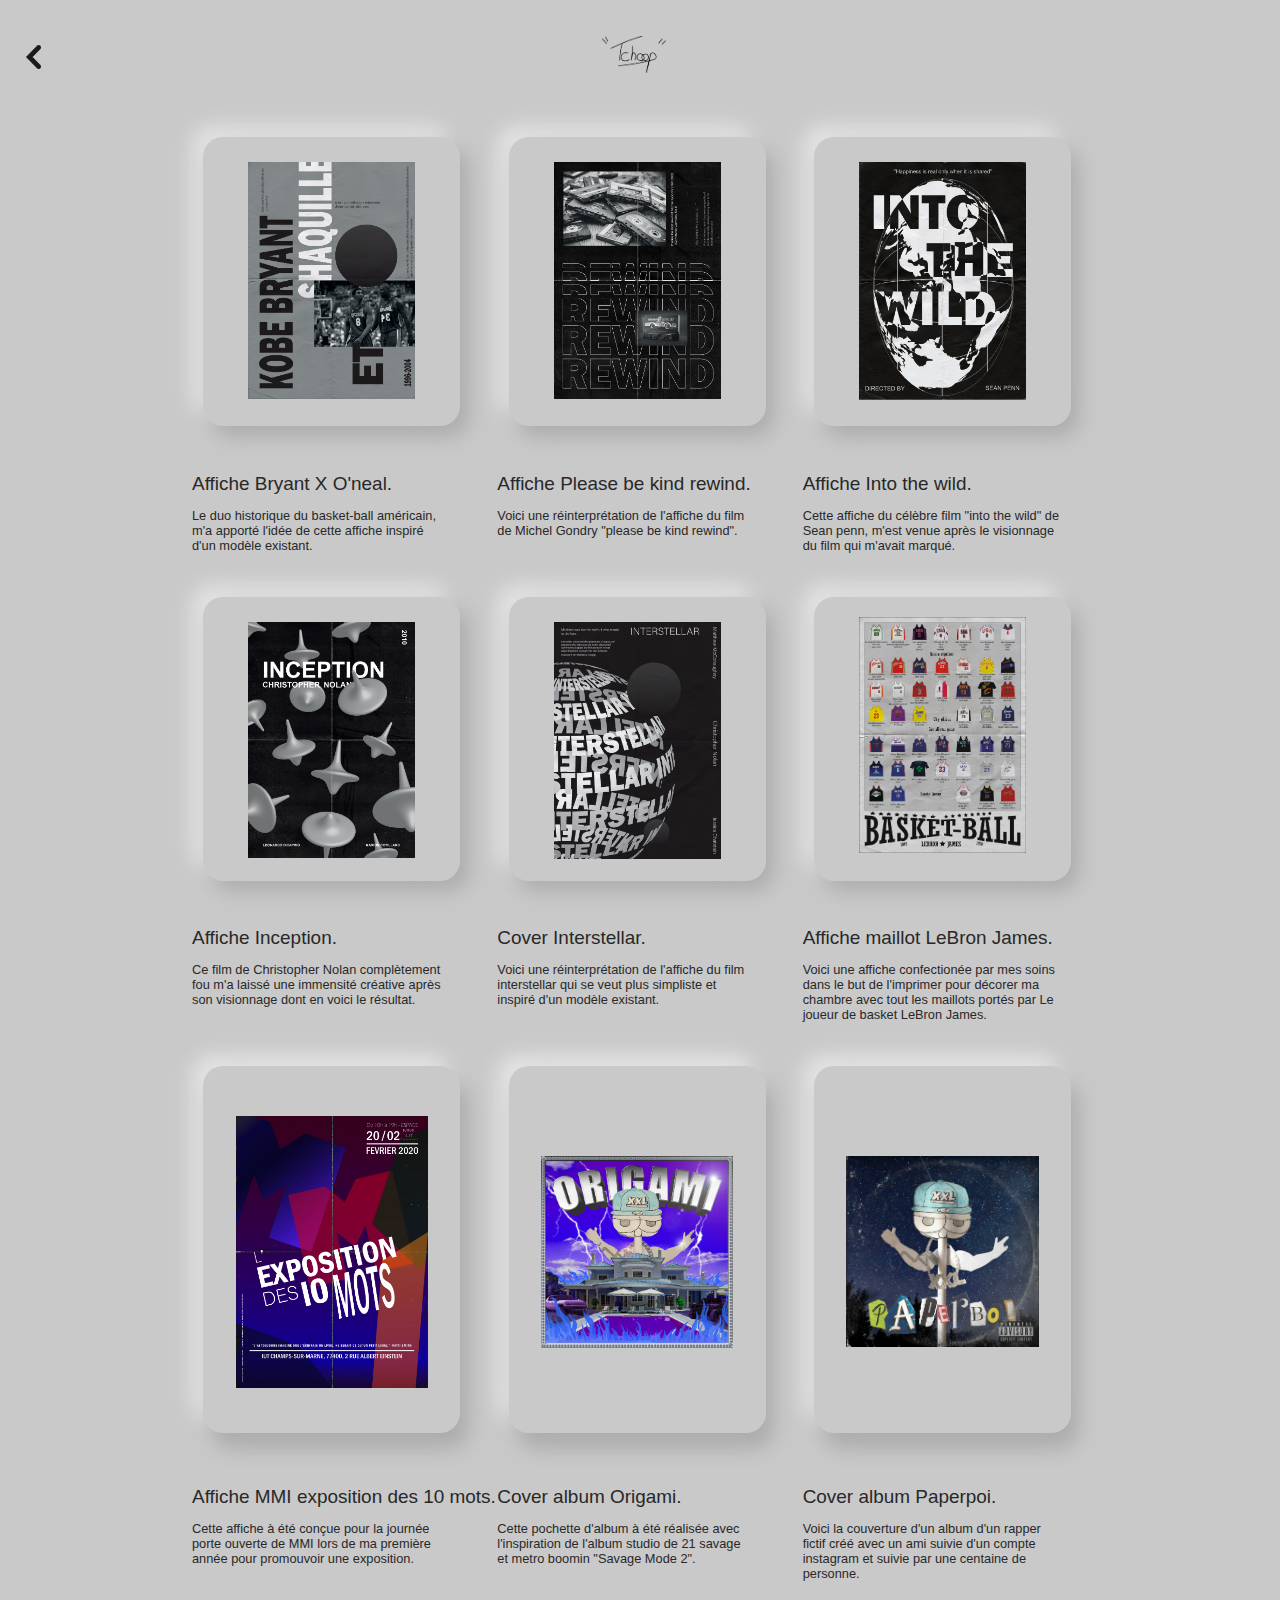
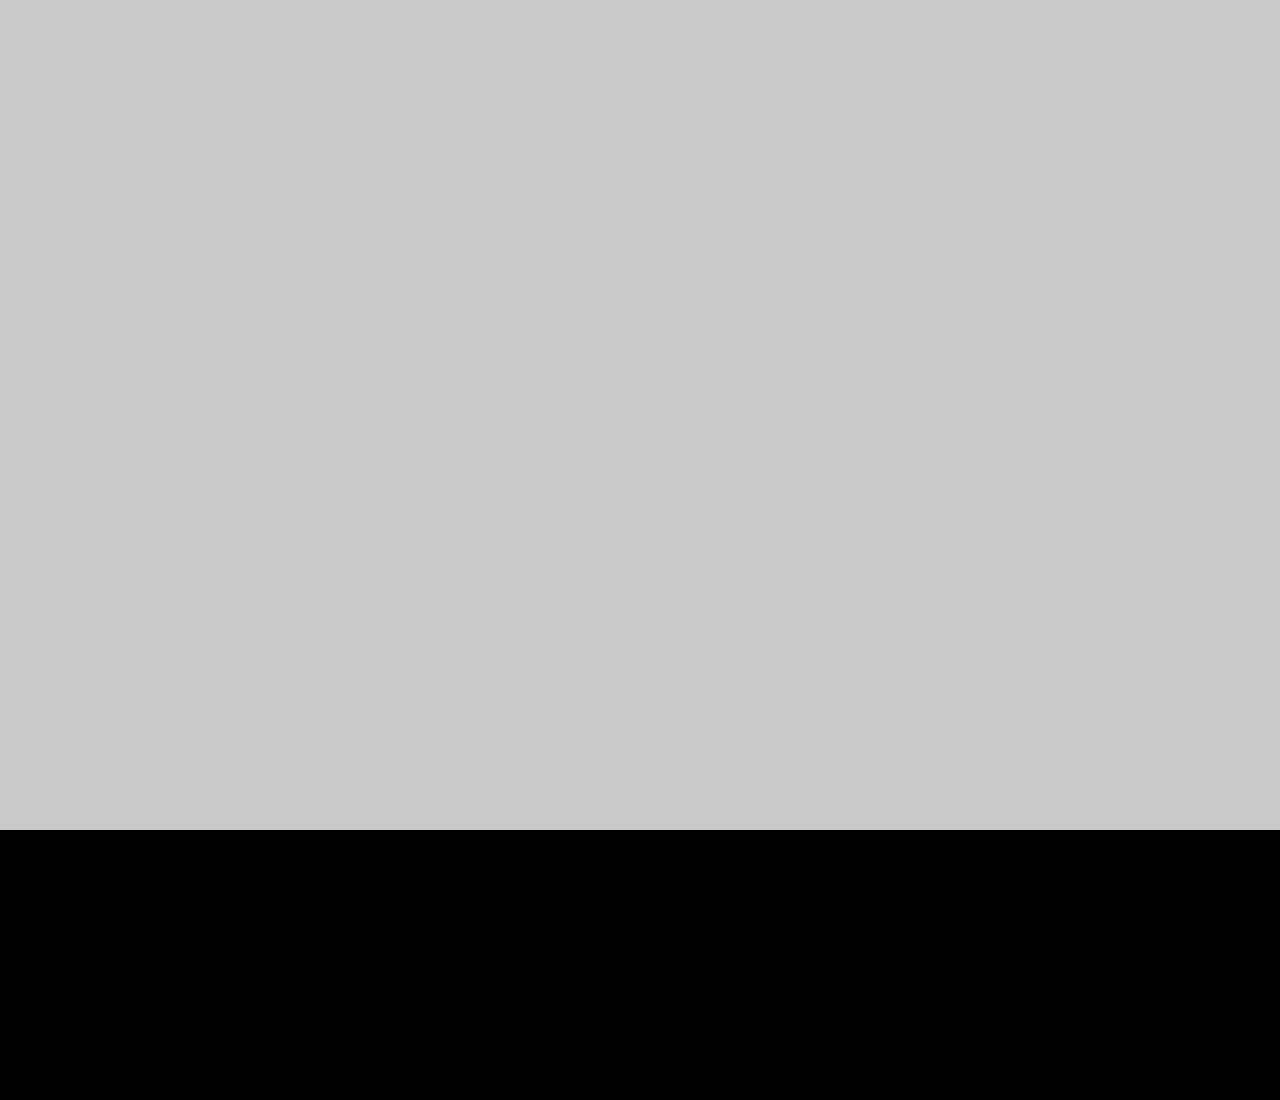
<file: affiches.html>
<!DOCTYPE html>
<html lang="fr">
<head>
    <meta charset="UTF-8">
    <meta name="viewport" content="width=device-width, initial-scale=1.0">
    <title>Affiche</title>
    <link href="css/articles.css" rel="stylesheet">
</head>
<body>
    <div class="un">
        <a href="index.html"><img src="images\info\tchoopblack.png" class="tchoop"></a>
        <a href="infographie.html#menu"><img class="back" src="images\accueil\backs.png"></a>
    </div>
    <div class="deux">
        <div class="wrapper">
            <div class="one">
                <div class="contain">
                <div class="panneaulight"></div>
                <div class="panneaudark"></div>
                <div class="panneau"><img src="images\info\afficheKobexShaq2.jpg" class="kobe"></div>
                </div>
            </div>
            <div class="two">
                <div class="contain">
                    <div class="panneaulight"></div>
                    <div class="panneaudark"></div>
                    <div class="panneau"><img src="images\info\Bekindrewind2.jpg" class="rewind"></div>
                </div>
            </div>
            <div class="three">
                <div class="contain">
                    <div class="panneaulight"></div>
                    <div class="panneaudark"></div>
                    <div class="panneau"><img src="images\info\intothewild2.jpg" class="into"></div>
                </div>
            </div>
            <div class="four"><h1>Affiche Bryant X O'neal.</h1><p>Le duo historique du basket-ball américain, m'a apporté l'idée de cette affiche inspiré d'un modèle existant.</p></div>
            <div class="five"><h1>Affiche Please be kind rewind.</h1><p>Voici une réinterprétation de l'affiche du film de Michel Gondry "please be kind rewind".</p></div>
            <div class="six"><h1>Affiche Into the wild.</h1><p>Cette affiche du célèbre film "into the wild" de Sean penn, m'est venue après le visionnage du film qui m'avait marqué.</p></div>
            <div class="one2">
                <div class="contain">
                    <div class="panneaulight"></div>
                    <div class="panneaudark"></div>
                    <div class="panneau"><img src="images\info\inception2.jpg" class="inception"></div>
                </div>
            </div>
                <div class="two2">
                    <div class="contain">
                        <div class="panneaulight"></div>
                        <div class="panneaudark"></div>
                        <div class="panneau"><img src="images\info\interstellar2.jpg" class="interstellar"></div>
                    </div>
                </div>
                <div class="three2">
                    <div class="contain">
                        <div class="panneaulight"></div>
                        <div class="panneaudark"></div>
                        <div class="panneau"><img src="images\info\afficheLebron2.jpg" class="LBJ"></div>
                    </div>
                </div>
            <div class="four2"><h1>Affiche Inception.</h1><p>Ce film de Christopher Nolan complètement fou m'a laissé une immensité créative après son visionnage dont en voici le résultat.</p></div>
            <div class="five2"><h1>Cover Interstellar.</h1><p>Voici une réinterprétation de l'affiche du film interstellar qui se veut plus simpliste et inspiré d'un modèle existant.</p></div>
            <div class="six2"><h1>Affiche maillot LeBron James.</h1><p>Voici une affiche confectionée par mes soins dans le but de l'imprimer pour décorer ma chambre avec tout les maillots portés par Le joueur de basket LeBron James.</p></div>

         <div class="one3">
                <div class="contain">
                <div class="panneaulight"></div>
                <div class="panneaudark"></div>
                <div class="panneau"><img src="images\info\expositions2.jpg" class="expo"></div>
                </div>
        </div>
            <div class="two3">
                <div class="contain">
                    <div class="panneaulight"></div>
                    <div class="panneaudark"></div>
                    <div class="panneau"><img src="images\info\cover.jpg" class="origami"></div>
                    </div>
            </div>
            <div class="three3">
                <div class="contain">
                    <div class="panneaulight"></div>
                    <div class="panneaudark"></div>
                    <div class="panneau"><img src="images\info\cover album.png" class="Y2X"></div>
                </div>
            </div>
            <div class="four3"><h1>Affiche MMI exposition des 10 mots.</h1><p>Cette affiche à été conçue pour la journée porte ouverte de MMI lors de ma première année pour promouvoir une exposition.</p></div>
            <div class="five3"><h1>Cover album Origami.</h1><p>Cette pochette d'album à été réalisée avec l'inspiration de l'album studio de 21 savage et metro boomin "Savage Mode 2".</p></div>
            <div class="six3"><h1>Cover album Paperpoi.</h1><p>Voici la couverture d'un album d'un rapper fictif créé avec un ami suivie d'un compte instagram et suivie par une centaine de personne.</p></div>
    </div>
</div>
    <div class="trois"></div>
</body>
</html>
</file>
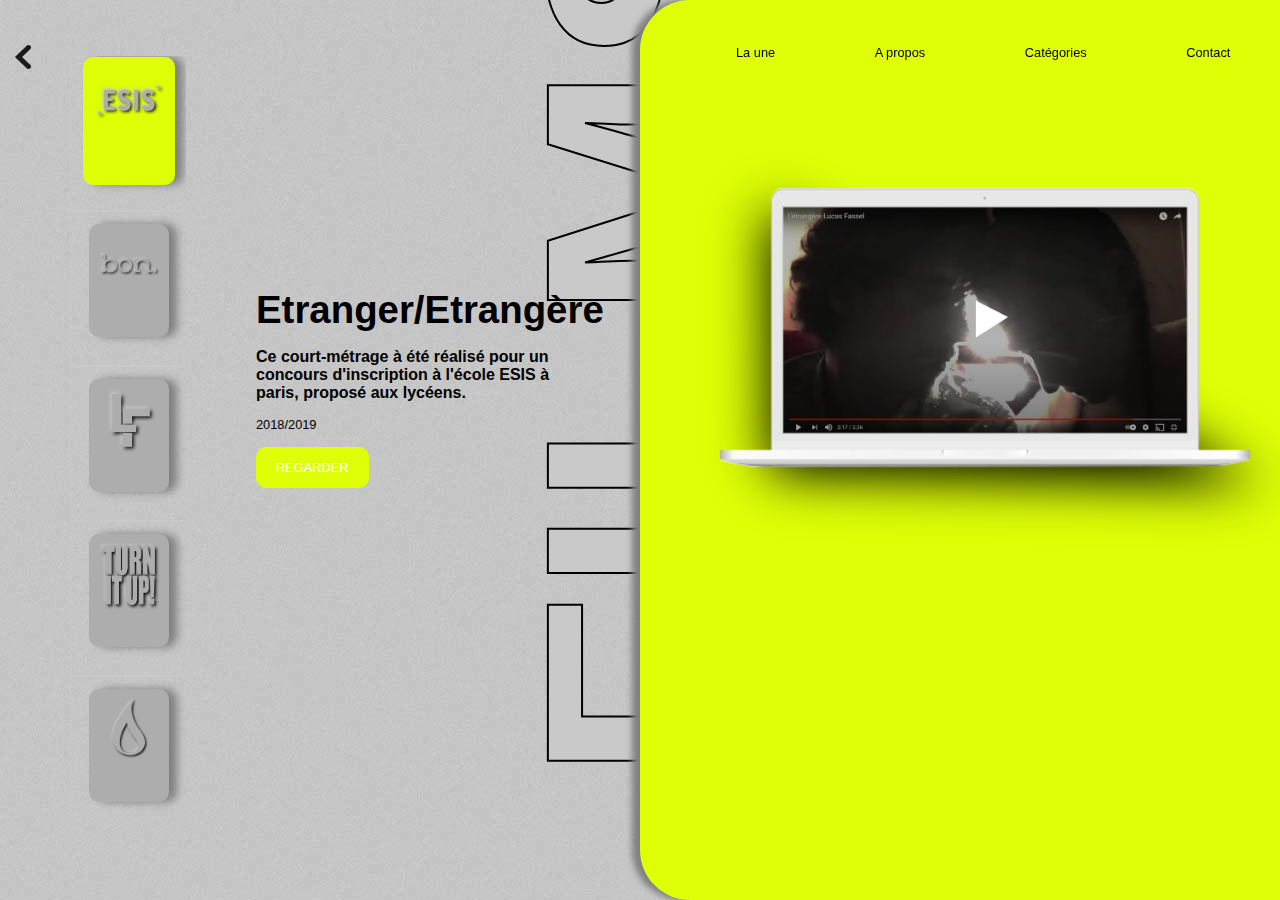
<file: film.html>
<!DOCTYPE html>
<html lang="fr">
<head>
    <meta charset="UTF-8">
    <meta name="viewport" content="width=device-width, initial-scale=1.0">
    <title>film</title>
    <link href="css/style.css" rel="stylesheet">
</head>
<body>
    <div class="un">
        <div class="navBar">
            <a href="index.html#deux"><p class="une">La une</p></a>
            <a href="index.html#sept"><p class="propos">A propos</p></a>
            <a href="index.html#huit"><p class="categorie">Catégories</p></a>
            <a href="contact.html"><p class="contact">Contact</p></a>
        </div>
        <div class="film">
            <img class="ordi" id="ordi" src="images/films/odrietranger.png">
        </div> 
        <h6 class="TitreFilm">FILMS</h6>
            <div class="containtextVideo">
                <h2 id="titreVideo" class="titreVideo"></h2>
                <p id="textVideo" class="textVideo"></p>
                <p id="date" class="date"></p>
                <a id="link" href="https://youtu.be/YIFZ1xVlWQs"><div class="button2"><p class="regarder">REGARDER</p></div></a>
            </div>
        <div class="containVideo">
            <a href="index.html#huit"><img class="back" src="images\accueil\backs.png"></a> 
            <div class="videos">
                <div class="boiteVideo">
                    <a href="#" onclick="f_titre(1); return false;"><div class="video" id="esis"><img src="images/films/esis.png" class="esis"></div></a>
                </div>
                <div class="boiteVideo">
                    <a href="#" onclick="f_titre(2); return false;"><div class="video" id="bon"><img src="images/films/bon.png" class="bon"></div></a>
                </div>
                <div class="boiteVideo">
                    <a href="#" onclick="f_titre(3); return false;"><div class="video" id="cv"><img src="images/films/cv.png" class="cv"></div></a>
                </div>
                <div class="boiteVideo">
                    <a href="#" onclick="f_titre(4); return false;"><div class="video" id="turnup"><img src="images/films/turnintup.png" class="turnup"></div></a>
                </div>
                <div class="boiteVideo">
                    <a href="#" onclick="f_titre(5); return false;"><div class="video" id="flamme"><img src="images/films/flamme.png" class="flammeIco"></div></a>
                </div>
            </div>
        </div>
    </div>
</body>
</html>
<script>
    function f_titre(numero){

        switch (numero) {
            case 1:
                text="Etranger/Etrangère";
                sousText="Ce court-métrage à été réalisé pour un concours d'inscription à l'école ESIS à paris, proposé aux lycéens.";
                date="2018/2019";
                link="https://youtu.be/YIFZ1xVlWQs"
                image="images/films/odrietranger.png";
                f_selectionneMenu("esis");
                break;
            case 2:
                text="'BON'";
                sousText="Ce court-métrage à été réalisé, lors de ma première année de MMI dans le cadre d'un projet de fin d'année, en collaboration avec Mickael LIU, Martin GARCIA et Ulysse GRAVIER."
                date="2019/2020"
                link="https://youtu.be/lpJmPjbN-RI"
                image="images/films/odribon.png";
                f_selectionneMenu("bon");
                break;
            case 3:
                text="Cv Audiovisuel";
                sousText="Ce court-métrage à été réalisé, lors de ma deuxième année de MMI dans le cadre d'un projet de fin d'année en Anglais, Il me sert actuellement pour trouver des activités professionelles."
                date="2020/2021"
                image="images/films/odricv.png";
                f_selectionneMenu("cv");
                break;
            case 4:
                text="Turn it up!";
                sousText="Ce clip musical à été réalisé avec des amis à l'improviste avec donc un materiel très peu qualitatif mais fait avec passion."
                date="2020"
                link="https://youtu.be/wAWeV6p_VM4"
                image="images/films/odriturnup.png";
                f_selectionneMenu("turnup");
                break;
            case 5:
                text="La flamme";
                sousText="Ce court-métrage d’animation à été réalisé par moi même dans le cadre d’un projet de fin d’année de MMI2. J’ai particulièrement soigné mon travail sur le scénario, ayant connu un drame dans ma famille lors de la réalisation, j’ai décidé de lui rendre hommage à travers ce projet. J'espère que cette animation lourde de sens vous plaira."
                date="2020"
                link="https://youtu.be/F0E3oyaDjBg"
                image="images/films/odriflamme.png";
                f_selectionneMenu("flamme");
                break;
        }
        document.getElementById("titreVideo").textContent =text;
        document.getElementById("textVideo").textContent =sousText;
        document.getElementById("date").textContent =date;
        document.getElementById("link").href =link;
        document.getElementById("ordi").src = image;
    }
    //Associé la clase videoSelect pour la dic idName et remise a à la classe video pour les autres
    function f_selectionneMenu(idName) {
        //Remise de la classe par défaut pour tous
        document.getElementById("esis").className = "video";
        document.getElementById("bon").className = "video";
        document.getElementById("cv").className = "video";
        document.getElementById("turnup").className =  "video";
        document.getElementById("flamme").className = "video";

        //inti de la classe videoSelect pour celle cliqué
        document.getElementById(idName).className = " VideoSelect";

    }

    f_titre(1);

</script>
</file>
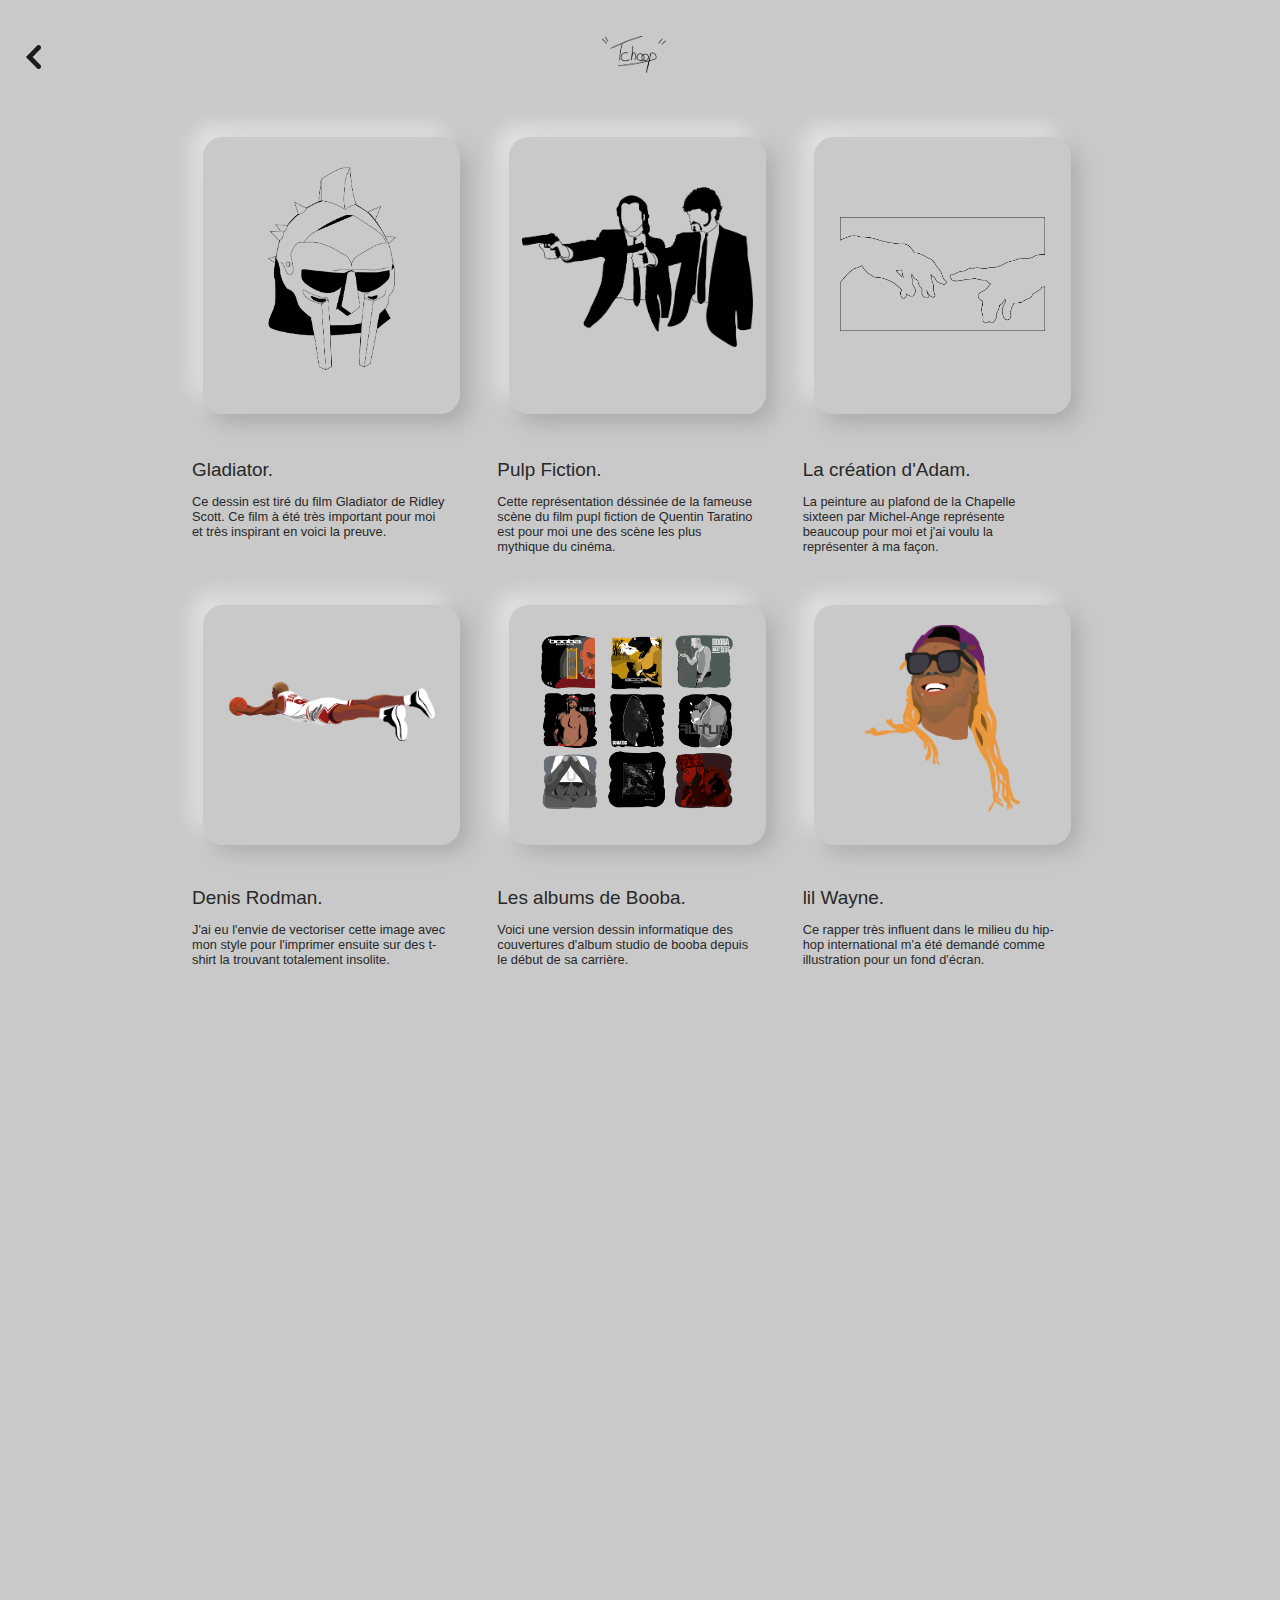
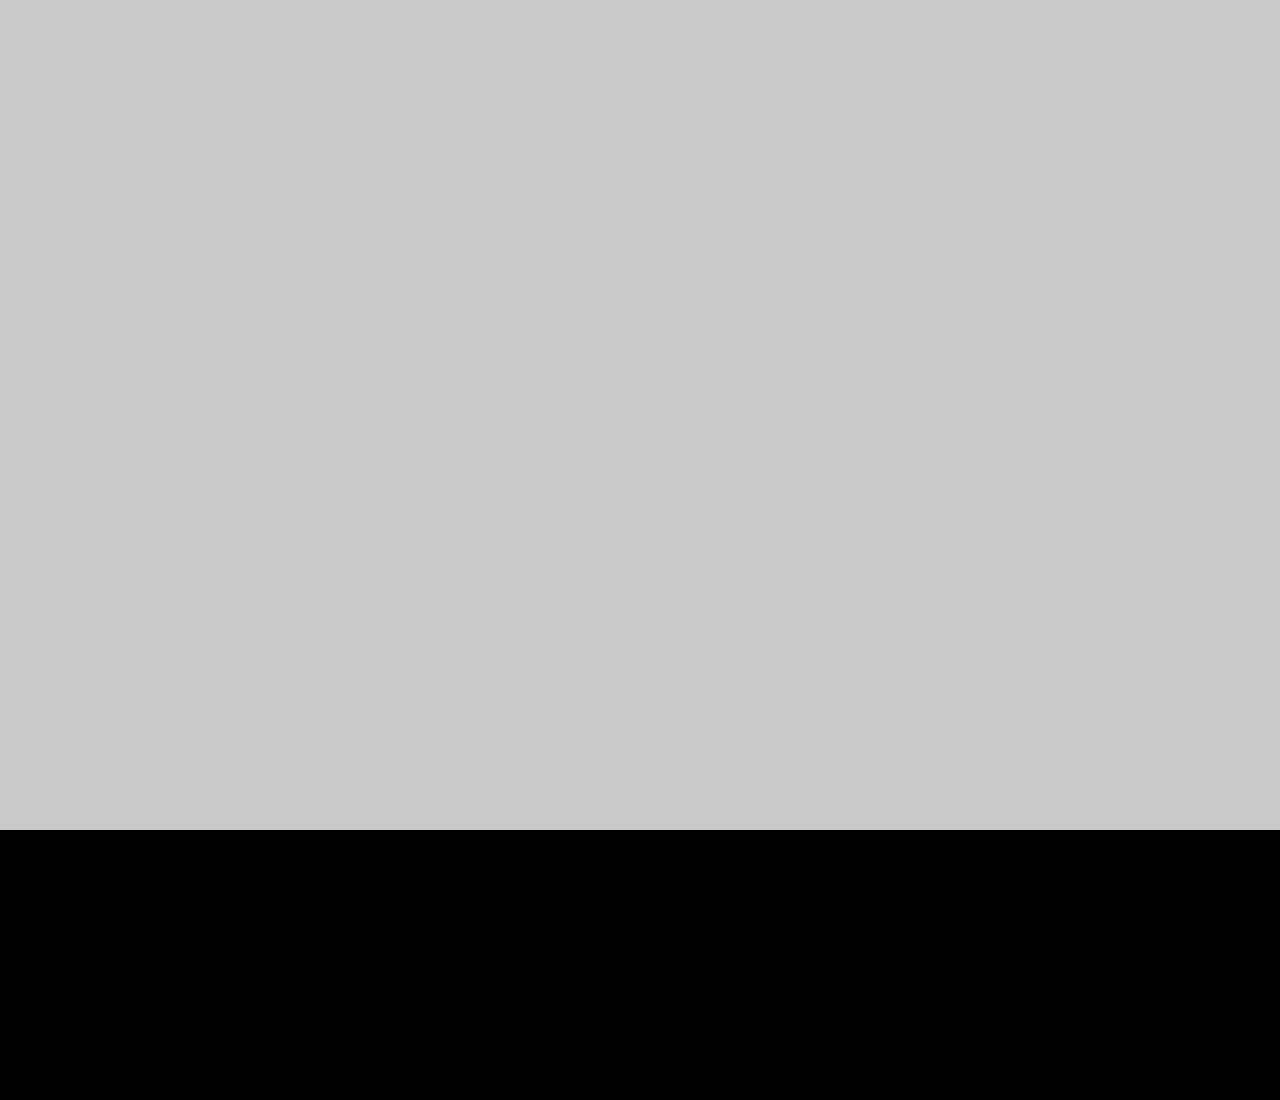
<file: illustration.html>
<!DOCTYPE html>
<html lang="fr">
<head>
    <meta charset="UTF-8">
    <meta name="viewport" content="width=device-width, initial-scale=1.0">
    <title>illustrations</title>
    <link href="css/articles.css" rel="stylesheet">
</head>
<body>
    <div class="un">
        <a href="index.html"><img src="images\info\tchoopblack.png" class="tchoop"></a>
        <a href="infographie.html#menu"><img class="back" src="images\accueil\backs.png"></a>
    </div>
    <div class="deux">
        <div class="wrapper">
            <div class="one">
                <div class="contain">
                    <div class="panneaulight"></div>
                    <div class="panneaudark"></div>
                    <div class="panneau">
                    <img src="images\info\illu\gladiator2.png" class="galdiator"></div>
                </div>
            </div>
            <div class="two">
                <div class="contain">
                    <div class="panneaulight"></div>
                    <div class="panneaudark"></div>
                    <div class="panneau"><img src="images\info\illu\pulpfiction.png" class="plp">
                    </div>
                </div>
            </div>
            <div class="three">
                <div class="contain">
                    <div class="panneaulight"></div>
                    <div class="panneaudark"></div>
                    <div class="panneau"><img src="images\info\illu\mains.png" class="mains"></div>
                </div>
            </div>    
            <div class="four"><h1>Gladiator.</h1><p>Ce dessin est tiré du film Gladiator de Ridley Scott. Ce film à été très important pour moi et très inspirant en voici la preuve.</p></div>
            <div class="five"><h1>Pulp Fiction.</h1><p>Cette représentation déssinée de la fameuse scène du film pupl fiction de Quentin Taratino est pour moi une des scène les plus mythique du cinéma.</p></div>
            <div class="six"><h1>La création d'Adam.</h1><p>La peinture au plafond de la Chapelle sixteen par Michel-Ange représente beaucoup pour moi et j'ai voulu la représenter à ma façon.</p></div>
            <div class="one2">
                <div class="contain">
                    <div class="panneaulight"></div>
                    <div class="panneaudark"></div>
                    <div class="panneau"><img src="images\info\illu\rodman.png" class="rodman"></div>
                </div>
            </div>
            <div class="two2">
                <div class="contain">
                    <div class="panneaulight"></div>
                    <div class="panneaudark"></div>
                    <div class="panneau"><img src="images\info\illu\booba3.png" class="B2O"></div>
                </div>
            </div>
            <div class="contain">
                <div class="panneaulight"></div>
                <div class="panneaudark"></div>
                <div class="panneau"><div class="three2"><img src="images\info\illu\lilwayne.png" class="lilwayne">
                </div>
                </div>
            </div>
            <div class="four2"><h1>Denis Rodman.</h1><p>J'ai eu l'envie de vectoriser cette image avec mon style pour l'imprimer ensuite sur des t-shirt la trouvant totalement insolite.</p></div>
            <div class="five2"><h1>Les albums de Booba.</h1><p>Voici une version dessin informatique des couvertures d'album studio de booba depuis le début de sa carrière.</p></div>
            <div class="six2"><h1>lil Wayne.</h1><p>Ce rapper très influent dans le milieu du hip-hop international m'a été demandé comme illustration pour un fond d'écran.</p></div>
          </div>
    </div>
    <div class="trois"></div>
</body>
</html>
</file>
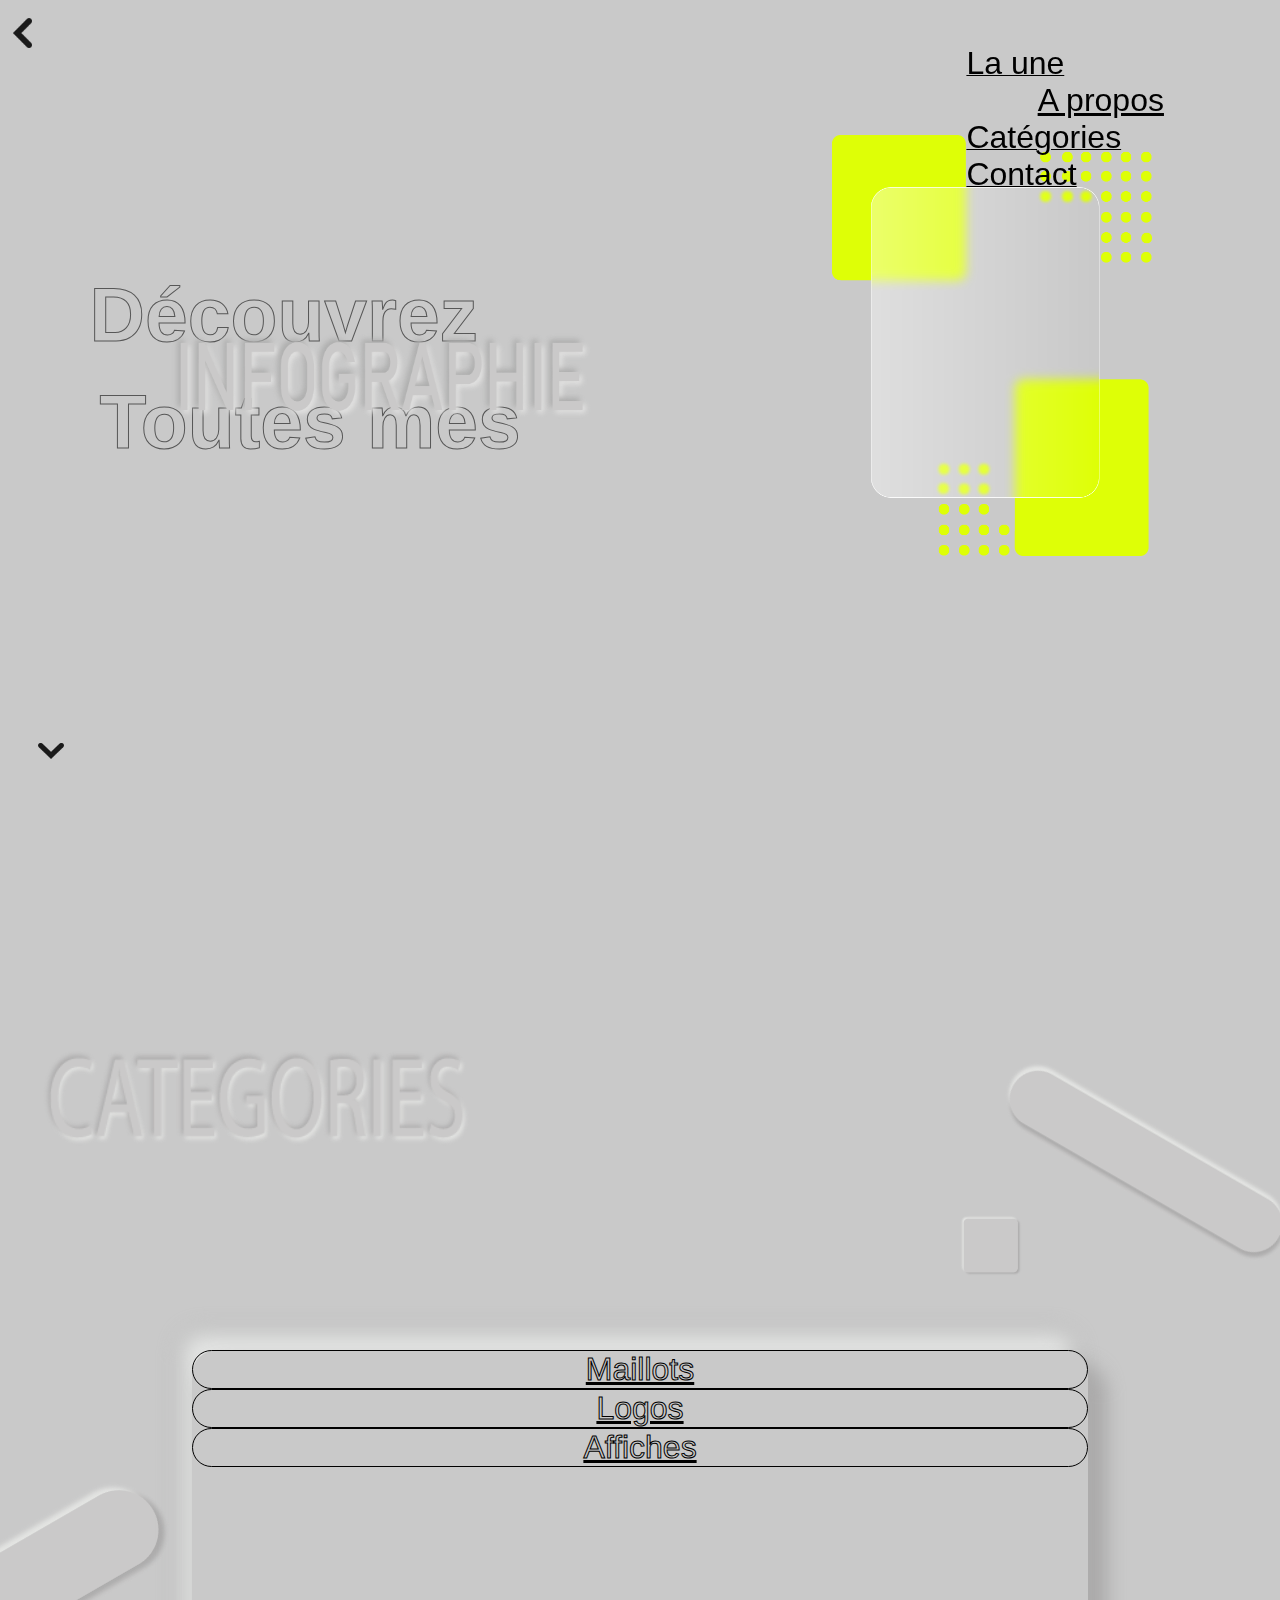
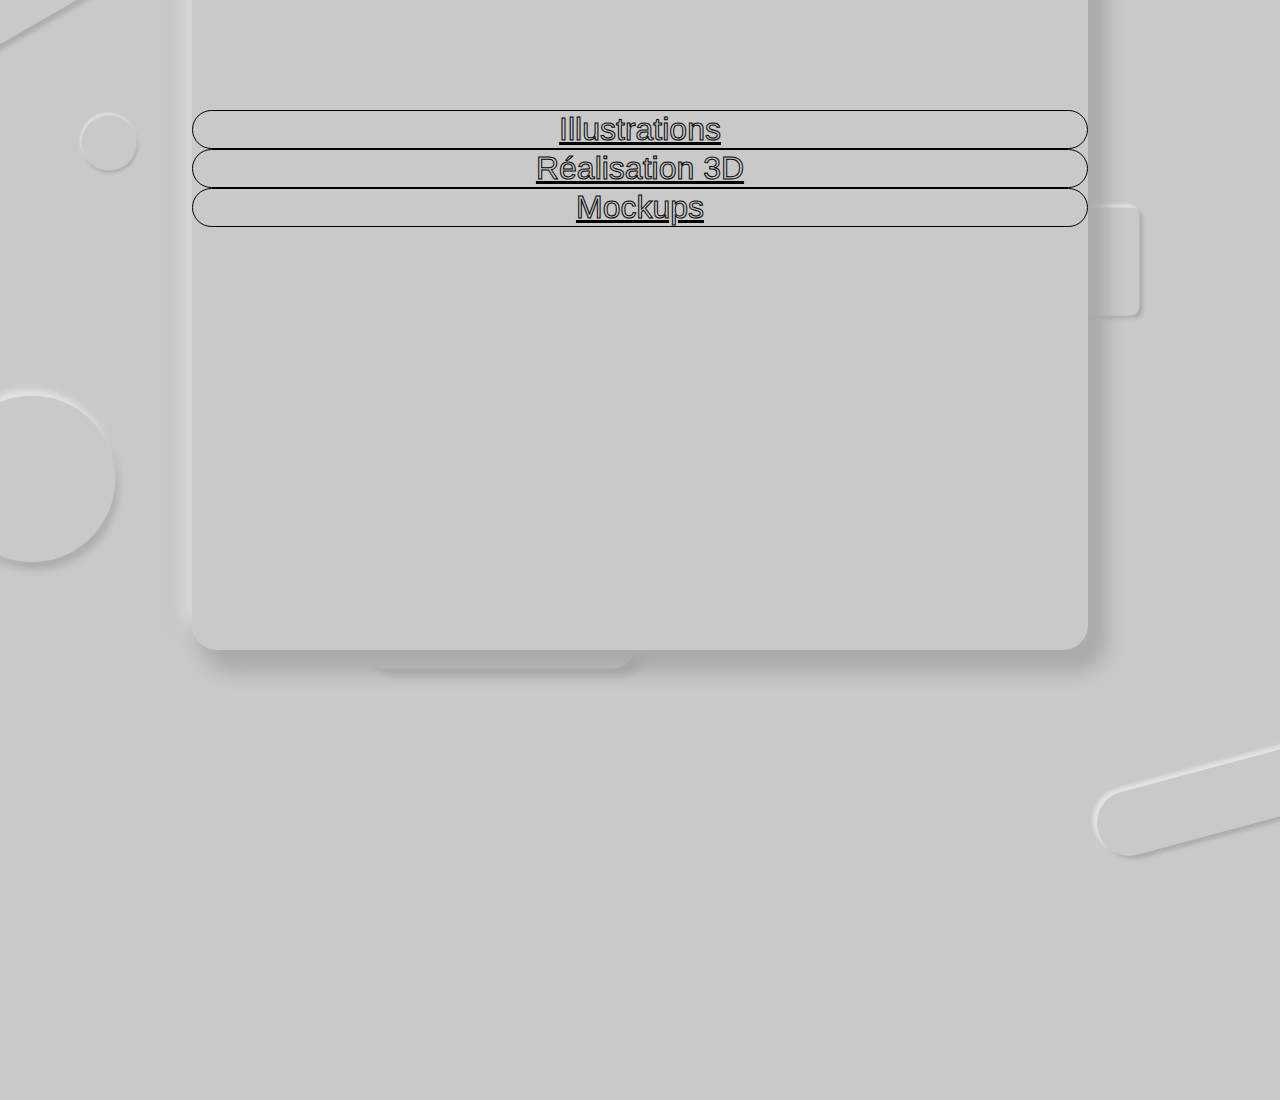
<file: infographie.html>
<!DOCTYPE html>
<html lang="fr">
<head>
    <meta charset="UTF-8">
    <meta name="viewport" content="width=device-width, initial-scale=1.0">
    <title>Infographietest</title>
    <link href="css/styleinfo - Copie.css" rel="stylesheet">
    <link rel="stylesheet" href="https://cdn.jsdelivr.net/npm/bootstrap@4.5.3/dist/css/bootstrap.min.css" integrity="sha384-TX8t27EcRE3e/ihU7zmQxVncDAy5uIKz4rEkgIXeMed4M0jlfIDPvg6uqKI2xXr2" crossorigin="anonymous">
</head>
<body>
    <div class="un">
        <div class="navBar">
            <a href="index.html#deux"><p class="une">La une</p></a>
            <a href="index.html#sept"><p class="propos">A propos</p></a>
            <a href="index.html#huit"><p class="categorie">Catégories</p></a>
            <a href="contact.html"><p class="contact">Contact</p></a>
        </div>
        <a href="#menu"><img src="images\accueil\fleche.png" class="fleche"></a>
        <a href="index.html"><img class="back" src="images\accueil\backs.png"></a> 
        <div class="containTitle">
            <h1 class="decouvrez">Découvrez</h1>
            <h1 class="tout">Toutes mes</h1>
            <img src="images\info\titre.png"class="titre">
        </div>
            <img class="info" src="images\info\decor.png">
    </div>
    <div class="deux">
        <img src="images\info\cate.png" class="cate">
        <img src="images\info\decor1.png" class="line">
        <img src="images\info\decor1.png" class="line2">
        <img src="images\info\decor2.png" class="square2">
        <img src="images\info\decor2.png" class="square3">
        <img src="images\info\decor3.png" class="circle">
        <img src="images\info\decor3.png" class="circle2">
        </div>
    </div>
    <div class="trois">
        <img src="images\info\decor2.png" class="square">
        <img src="images\info\decor1.1.png" class="line3">

        <div class="big">
            <div class="lightcontainMenu"></div>
            <div class="darkcontainMenu"></div>
            <div class="contain" id="menu">
                <div class="container">
                    <div class="row pt-3 size1">
                        <div class="col-lg-3"><a href="maillots.html"><div class="borderi plein maillot"><p class="maillotTitle">Maillots</p></div></a></div>
                        <div class="col-lg-5 p-0"><a href="logo.html"><div class="borderi plein logo"><p class="logoTitle">Logos</p></div></a></div>
                        <div class="col-lg-4"><a href="affiches.html"><div class="borderi plein affiche"><p class="afficheTitle">Affiches</p></div></a></div>
                    </div>
                    <div class="row py-3 size2">
                        <div class="col-lg-6"><a href="illustration.html" ><div class="borderi plein illustration"><p class="IllustrationTitle">Illustrations</p></div></a></div>
                        <div class="col-lg-6 p-0">
                            <div class="col-lg-12 pb-3 pl-0 miplein"><a href="Sketchup.html"><div class="borderi plein wallpaper"><p class="wallpaperTitle">Réalisation 3D</p></div></a></div>
                            <div class="col-lg-12 pl-0 miplein"><a href="mockup.html"><div class="borderi plein mockup"><p class="mockupTitle">Mockups</p></div></a></div>
                        </div>
                    </div>
                </div>
            </div>
        </div>

<script src="https://code.jquery.com/jquery-3.3.1.slim.min.js" integrity="sha384-q8i/X+965DzO0rT7abK41JStQIAqVgRVzpbzo5smXKp4YfRvH+8abtTE1Pi6jizo" crossorigin="anonymous"></script>
<script src="https://cdnjs.cloudflare.com/ajax/libs/popper.js/1.14.7/umd/popper.min.js" integrity="sha384-UO2eT0CpHqdSJQ6hJty5KVphtPhzWj9WO1clHTMGa3JDZwrnQq4sF86dIHNDz0W1" crossorigin="anonymous"></script>
<script src="https://stackpath.bootstrapcdn.com/bootstrap/4.3.1/js/bootstrap.min.js" integrity="sha384-JjSmVgyd0p3pXB1rRibZUAYoIIy6OrQ6VrjIEaFf/nJGzIxFDsf4x0xIM+B07jRM" crossorigin="anonymous"></script>
        
</body>
</html>
</file>
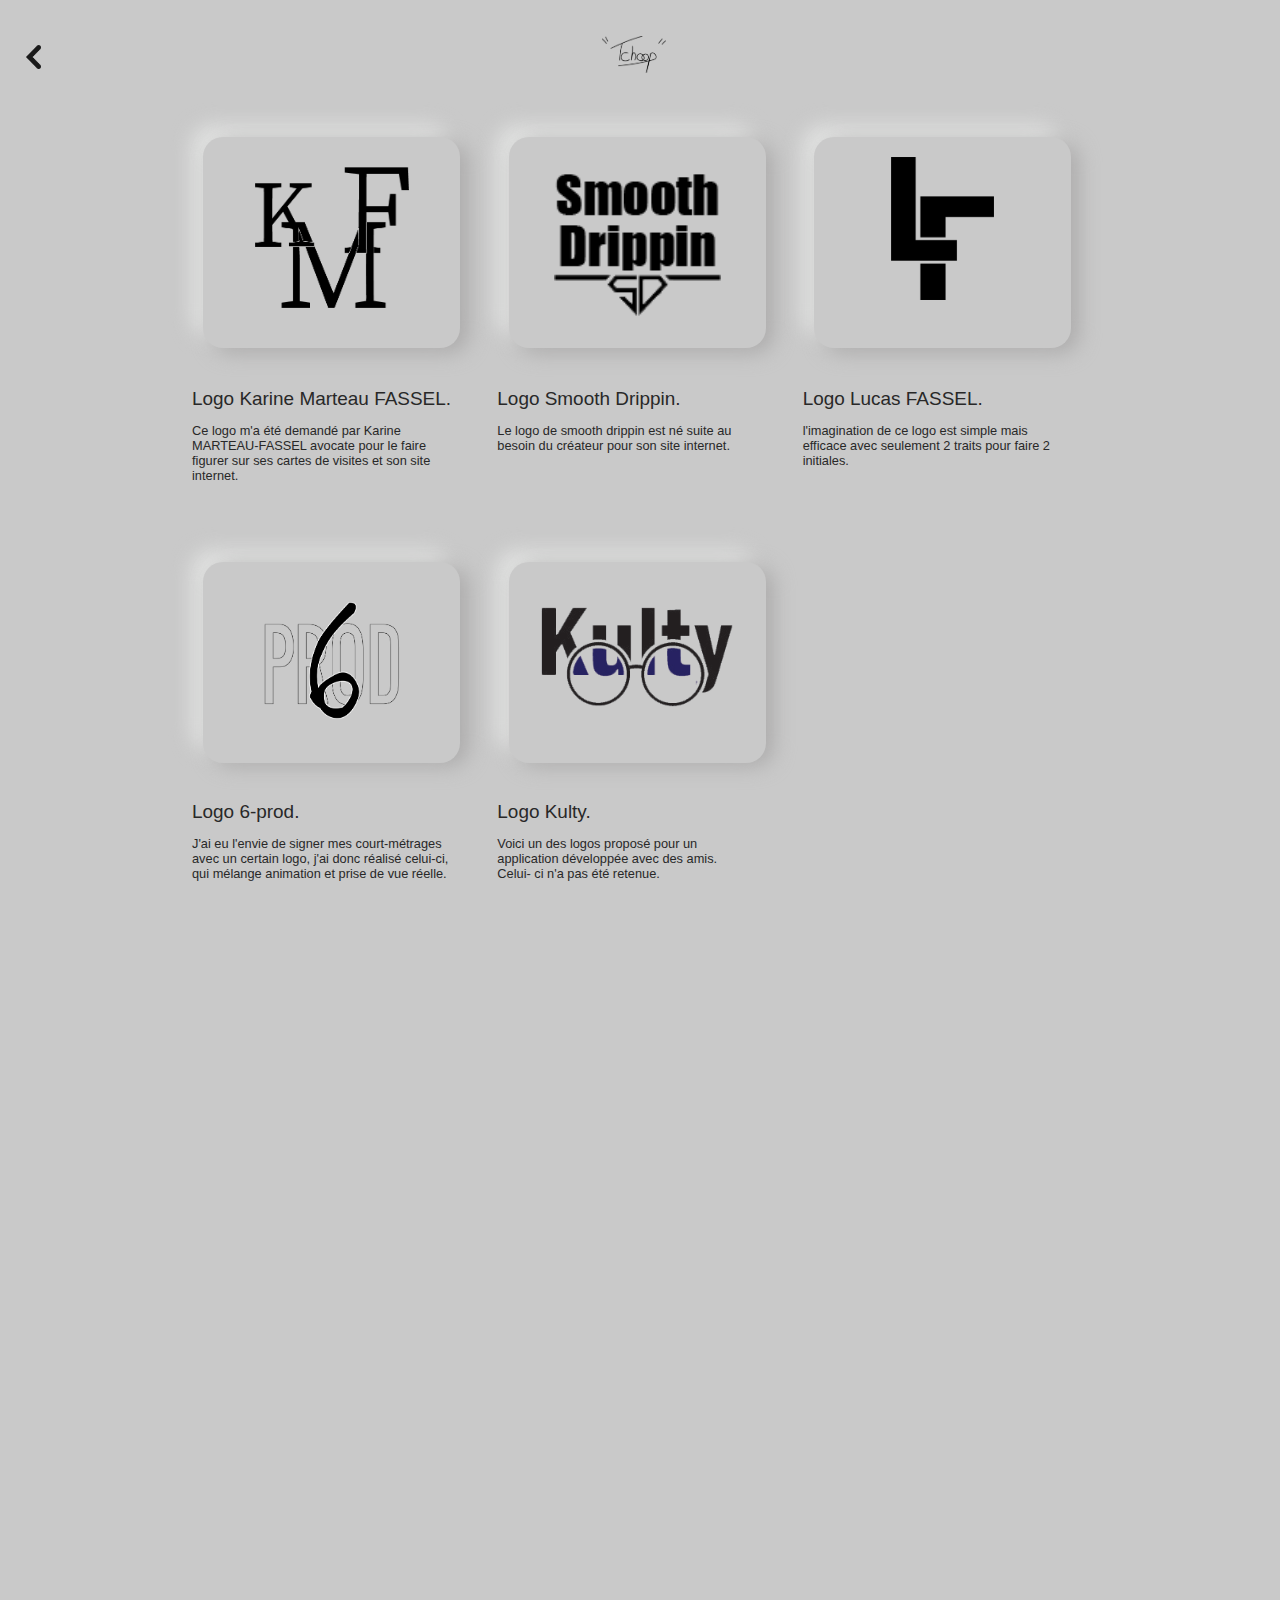
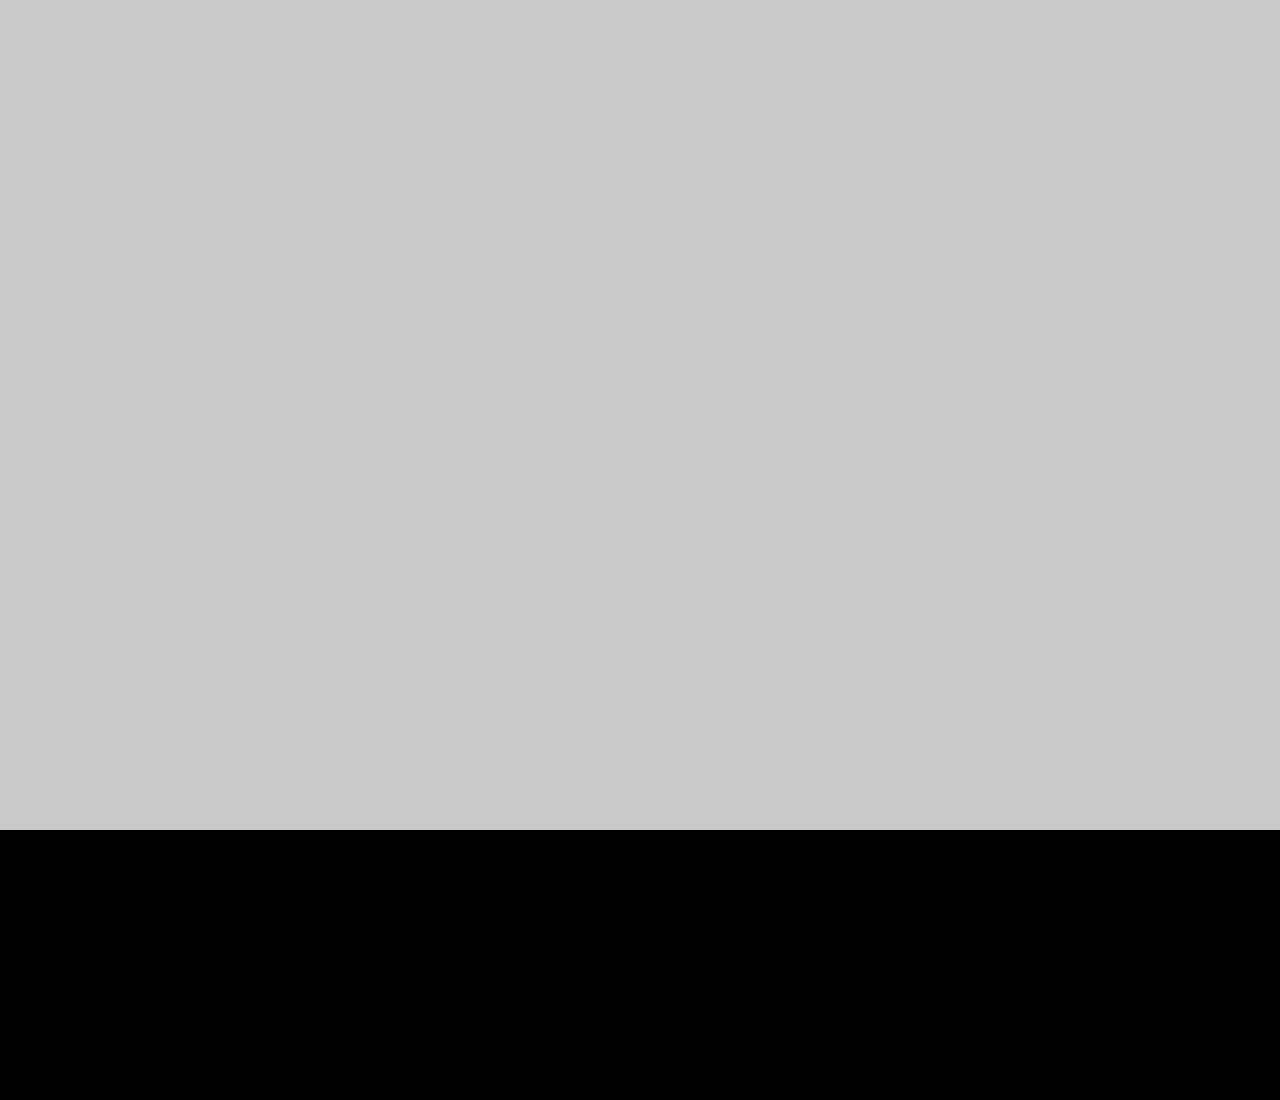
<file: logo.html>
<!DOCTYPE html>
<html lang="fr">
<head>
    <meta charset="UTF-8">
    <meta name="viewport" content="width=device-width, initial-scale=1.0">
    <title>logos</title>
    <link href="css/articles.css" rel="stylesheet">
</head>
<body>
    <div class="un">
        <a href="index.html"><img src="images\info\tchoopblack.png" class="tchoop"></a>
        <a href="infographie.html#menu"><img class="back" src="images\accueil\backs.png"></a>
    </div>
    <div class="deux">
        <div class="wrapper">
            <div class="one">
                <div class="contain">
                    <div class="panneaulight"></div>
                    <div class="panneaudark"></div>
                    <div class="panneau">
                    <img src="images\info\logo.png" class="KMF"></div>
                </div>
            </div>
            <div class="two">
                <div class="contain">
                    <div class="panneaulight"></div>
                    <div class="panneaudark"></div>
                    <div class="panneau"><img src="images\info\whiteOnBlack.png" class="SD"></div>
                </div>
            </div>
            <div class="three">
                <div class="contain">
                    <div class="panneaulight"></div>
                    <div class="panneaudark"></div>
                    <div class="panneau"><img src="images\info\logo lf black2.png" class="LF"></div>
                </div>
            </div>    
            <div class="four"><h1>Logo Karine Marteau FASSEL.</h1><p>Ce logo m'a été demandé par Karine MARTEAU-FASSEL avocate pour le faire figurer sur ses cartes de visites et son site internet.</p></div>
            <div class="five"><h1>Logo Smooth Drippin.</h1><p>Le logo de smooth drippin est né suite au besoin du créateur pour son site internet.</p></div>
            <div class="six"><h1>Logo Lucas FASSEL.</h1><p>l'imagination de ce logo est simple mais efficace avec seulement 2 traits pour faire 2 initiales.</p></div>
            <div class="one2">
                <div class="contain">
                    <div class="panneaulight"></div>
                    <div class="panneaudark"></div>
                    <div class="panneau"><img src="images\info\loo-6prod.png" class="sixlogo"></div>
                </div>
            </div>
            <div class="two2">
                <div class="contain">
                    <div class="panneaulight"></div>
                    <div class="panneaudark"></div>
                    <div class="panneau"><img src="images\info\lunettes.png" class="lunette"></div>
                </div>
            </div>
            <!--<div class="three2"><img src="images\info\maillot_Lacoste.png" class="lacoste"></div>-->
            <div class="four2"><h1>Logo 6-prod.</h1><p>J'ai eu l'envie de signer mes court-métrages avec un certain logo, j'ai donc réalisé celui-ci, qui mélange animation et prise de vue réelle.</p></div>
            <div class="five2"><h1>Logo Kulty.</h1><p>Voici un des logos proposé pour un application développée avec des amis. Celui- ci n'a pas été retenue.</p></div>
            <!--<div class="six2"><h1>Enssemble Avengers x lacoste.</h1><p>La marque lacoste représente quelque chose de très important pour la France et c'est important.</p></div>-->
          </div>
    </div>
    <div class="trois"></div>
</body>
</html>
</file>
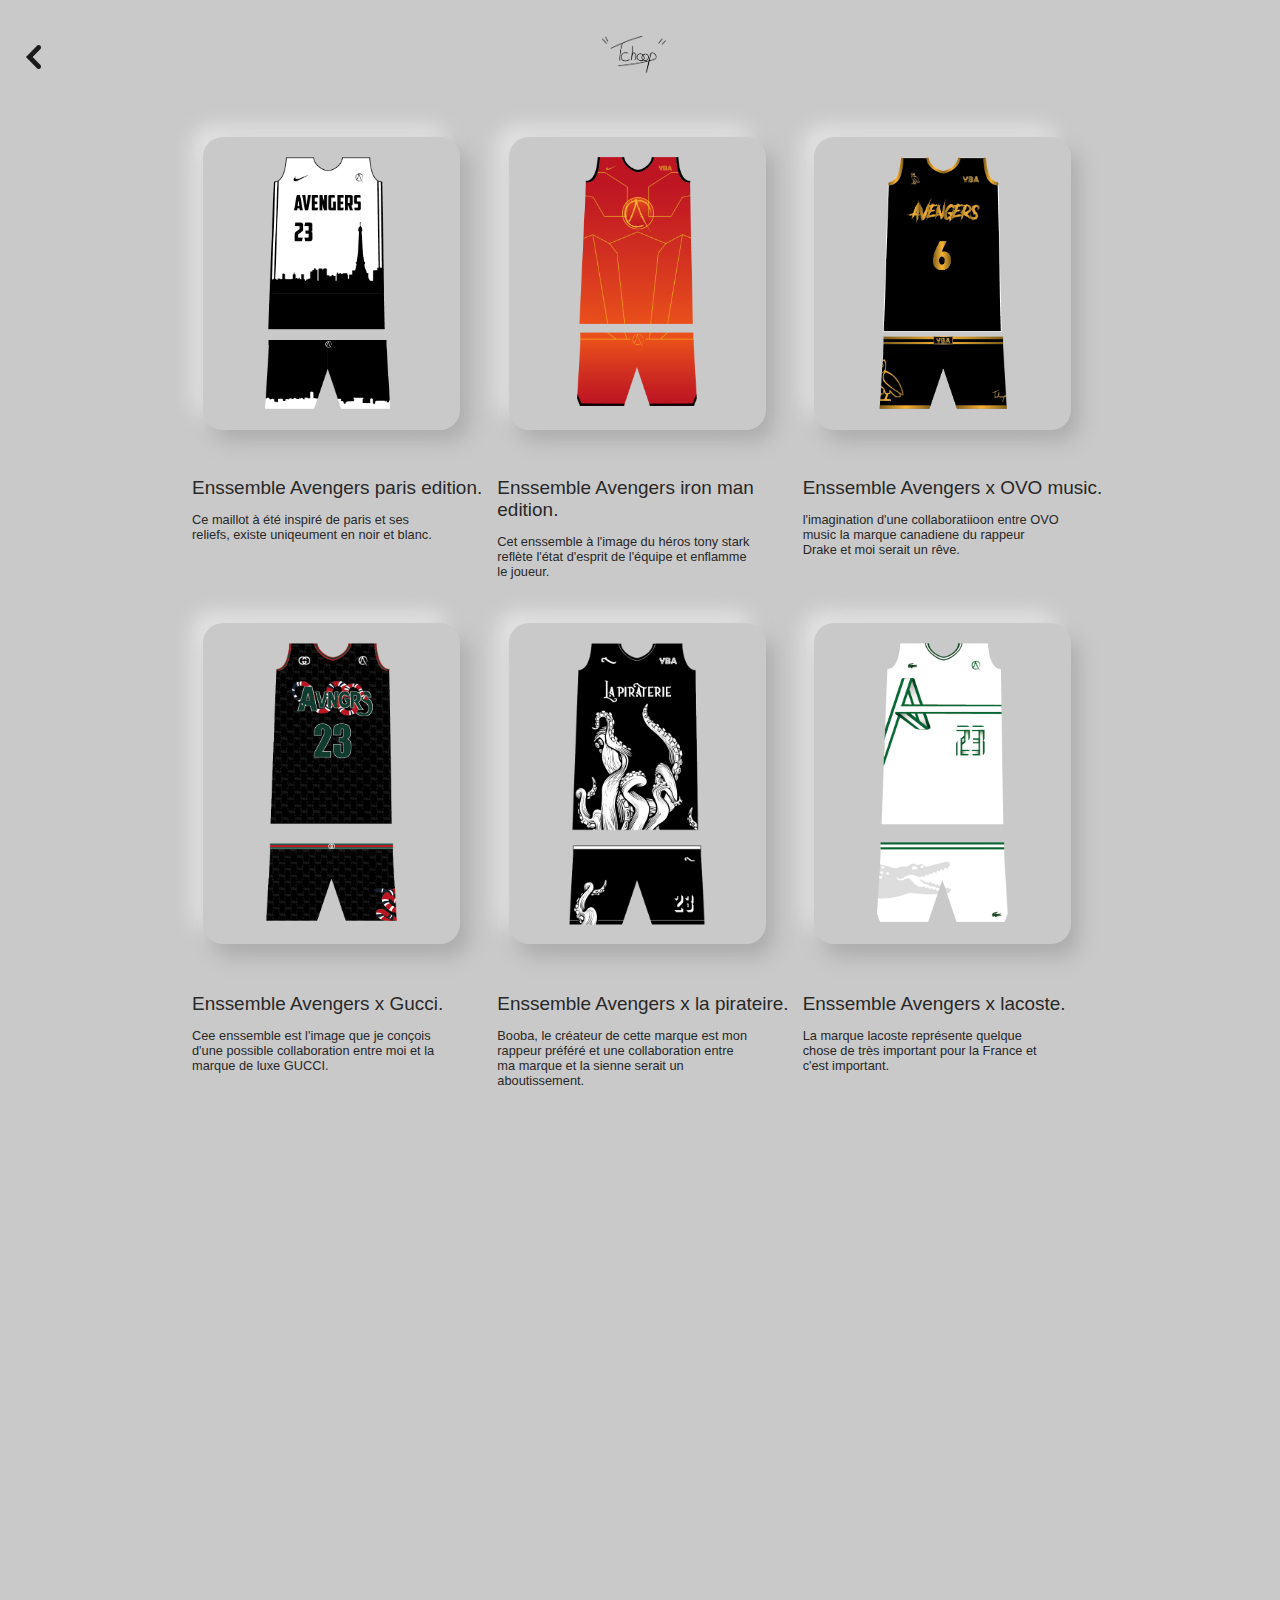
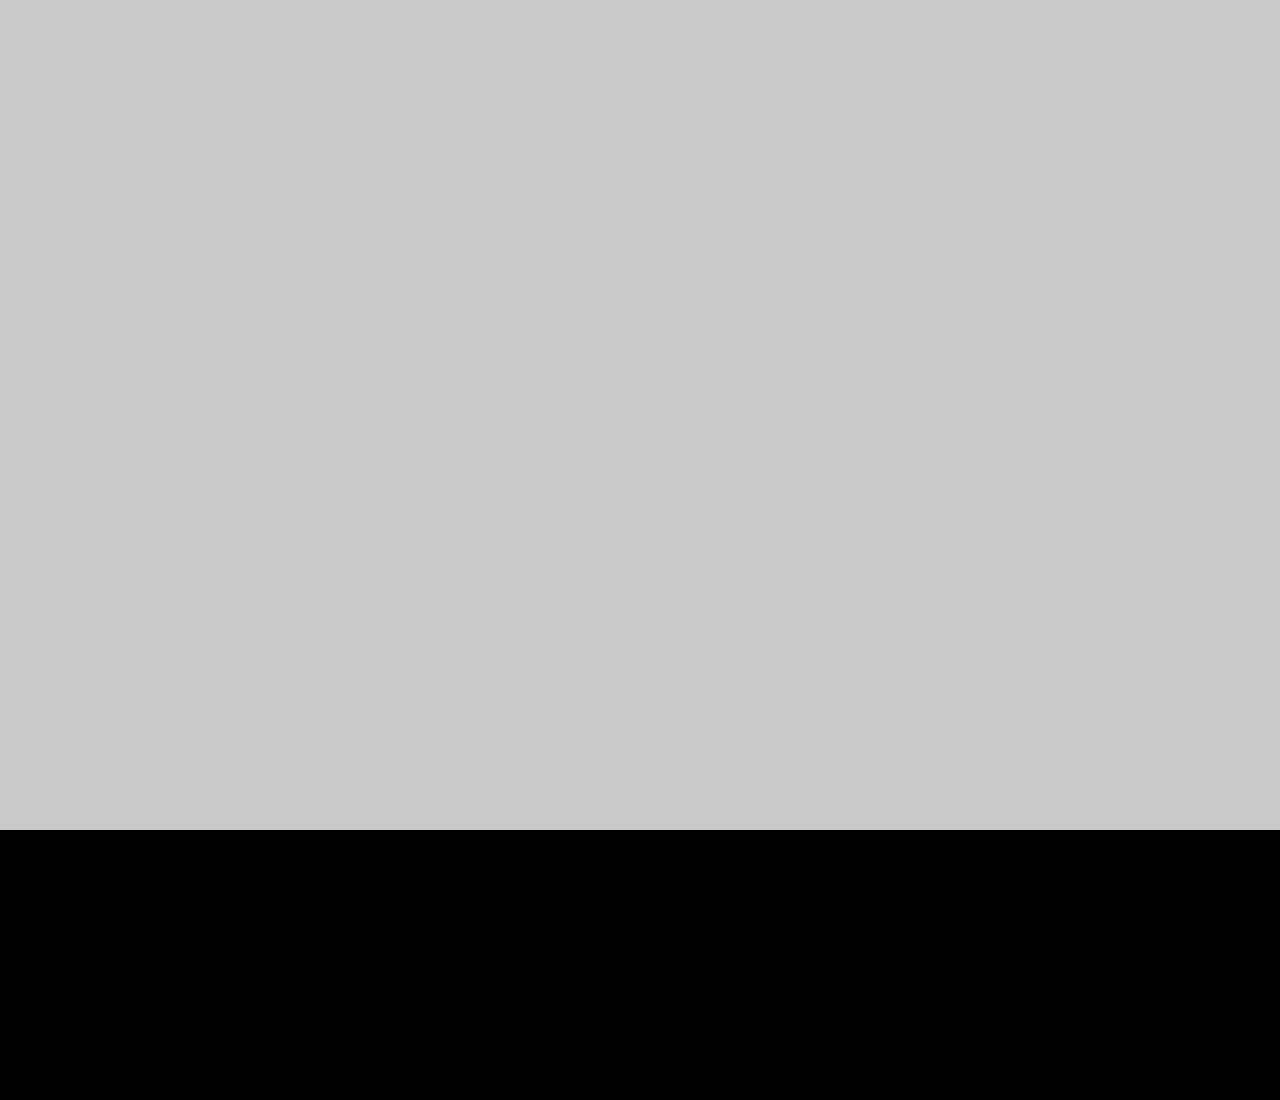
<file: maillots.html>
<!DOCTYPE html>
<html lang="fr">
<head>
    <meta charset="UTF-8">
    <meta name="viewport" content="width=device-width, initial-scale=1.0">
    <title>Maillots</title>
    <link href="css/articles.css" rel="stylesheet">
</head>
<body>
    <div class="un">
        <a href="index.html"><img src="images\info\tchoopblack.png" class="tchoop"></a>
        <a href="infographie.html#menu"><img class="back" src="images\accueil\backs.png"></a>
    </div>
    <div class="deux">
        <div class="wrapper">
            <div class="one">
                <div class="contain">
                    <div class="panneaulight"></div>
                    <div class="panneaudark"></div>
                    <div class="panneau"><img src="images\info\maillot_Paris.png" class="paname">
                    </div>
                </div>
            </div>
            <div class="two">
                <div class="contain">
                    <div class="panneaulight"></div>
                    <div class="panneaudark"></div>
                    <div class="panneau"><img src="images\info\maillot_ironMAn.png" class="iron">
                    </div>
                </div>
            </div>
            <div class="three">
                <div class="contain">
                    <div class="panneaulight"></div>
                    <div class="panneaudark"></div>
                    <div class="panneau"><img src="images\info\maillotxOVO.png" class="ovo">
                    </div>
                </div>
            </div>
            <div class="four"><h1>Enssemble Avengers paris edition.</h1><p>Ce maillot à été inspiré de paris et ses reliefs, existe uniqeument en noir et blanc.</p></div>
            <div class="five"><h1>Enssemble Avengers iron man edition.</h1><p>Cet enssemble à l'image du héros tony stark reflète l'état d'esprit de l'équipe et enflamme le joueur.</p></div>
            <div class="six"><h1>Enssemble Avengers x OVO music.</h1><p>l'imagination d'une collaboratiioon entre OVO music la marque canadiene du rappeur Drake et moi serait un rêve.</p></div>
            <div class="one2">
                <div class="contain">
                    <div class="panneaulight"></div>
                    <div class="panneaudark"></div>
                    <div class="panneau"><img src="images\info\maillot_Gucci2.png" class="gucci">
                    </div>
                </div>
            </div>
            <div class="two2">
                <div class="contain">
                    <div class="panneaulight"></div>
                    <div class="panneaudark"></div>
                    <div class="panneau"><img src="images\info\maillot_lapiraterie1.png" class="pirate">
                    </div>
                </div>
            </div>
            <div class="three2">
                <div class="contain">
                    <div class="panneaulight"></div>
                    <div class="panneaudark"></div>
                    <div class="panneau"><img src="images\info\maillot_Lacoste.png" class="lacoste">
                    </div>
                </div>
            </div>
            <div class="four2"><h1>Enssemble Avengers x Gucci.</h1><p>Cee enssemble est l'image que je conçois d'une possible collaboration entre moi et la marque de luxe GUCCI.</p></div>
            <div class="five2"><h1>Enssemble Avengers x la pirateire.</h1><p>Booba, le créateur de cette marque est mon rappeur préféré et une collaboration entre ma marque et la sienne serait un aboutissement.</p></div>
            <div class="six2"><h1>Enssemble Avengers x lacoste.</h1><p>La marque lacoste représente quelque chose de très important pour la France et c'est important.</p></div>
          </div>
    </div>
    <div class="trois"></div>
</body>
</html>
</file>
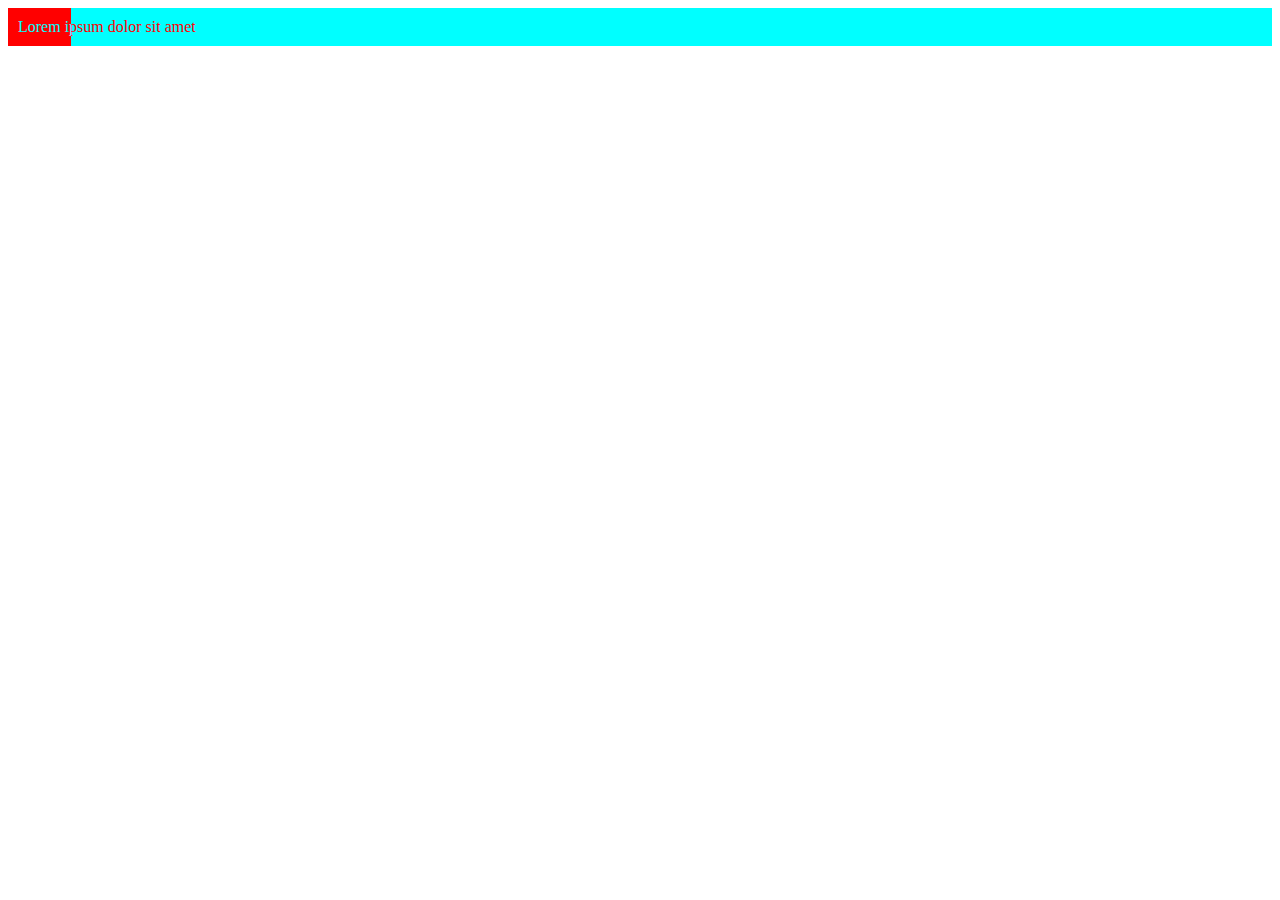
<file: images/films/test.html>
<html><body>
<style>
    .inverted-bar {
        position: relative;
    }
    
    .inverted-bar:before,
    .inverted-bar:after {
        padding: 10px 0;
        text-indent: 10px;
        position: absolute;
        white-space: nowrap;
        overflow: hidden;
        content: attr(data-content);
    }
    
    .inverted-bar:before {
        background-color: aqua;
        color: red;
        width: 100%;
    }
    
    .inverted-bar:after {
        background-color: red;
        color: aqua;
        width: 5%;
    }

</style>
    <div class="inverted-bar" data-content="Lorem ipsum dolor sit amet"></div>
</body>
    </html>
</file>
<file: css/articles.css>
html{
    scroll-behavior: smooth;
}

body{
    margin: 0;
    display: grid inline-grid;
    overflow-x: hidden;
    background-color: #c9c9c9;
}
/*div Une*/
.un{
    background-color: #c9c9c9;
    height: 100vh;
    width: 100vw;
    display: flex;
    position: absolute;
    z-index: 1;
}
.back{
  width: 1.2%;
  position: absolute; top: 5%; left: 2%;
  z-index: 2;
}
.tchoop{
    margin-left: 47%;
    margin-right: 47%;
    width: 5%;
    position: absolute; top: 4%;
}
.wrapper {
    width: 70%;
    height: 130%;
    position: absolute; bottom: 56%;
    text-align: center;
    margin-left: 15%;
    margin-right: 15%;
    display: grid;
    grid-template-columns: repeat(3, 1fr);
    grid-template-rows: repeat(6, 1fr);
    grid-gap: 20px;
    grid-auto-rows: minmax(100px, auto);
    z-index: 2;
  }

/*colonne 1 ligne 1*/
  .one {
    grid-column: 1;
    grid-row: 1;
  }
  .kobe{
    width: 65%;
    padding-top: 25px;
    padding-bottom: 20px;
  }
  .paname{
      width: 52%;
      padding: 20px;
  }
 .KMF{
    width: 60%;
    padding-top: 30px;
    padding-bottom: 20px;
 }
 .dixmot{
    width: 65%;
    padding-top: 20px;
    padding-bottom: 20px;
 }
 .galdiator{
    width: 50%;
    padding-top: 30px;
    padding-bottom: 20px;
 }
 .addicted{
  width: 100%;
  padding-top: 20px;
  padding-bottom: 20px;
 }
/*colonne 2 ligne 1*/
 .two { 
    grid-column: 2;
    grid-row: 1;
  }
  .rewind{
    width: 65%;
    padding: 25px;
  }
  .iron{
    width: 47%;
    padding: 20px;
  }
.SD{
    width: 65%;
    padding-top: 30px;
    padding-bottom: 20px;
}
.plp{
  width: 90%;
  padding-top: 50px;
  padding-bottom: 20px;
}
.canleffe{
  width: 100%;
  padding-top: 50px;
  padding-bottom: 20px;
}
/*colonne 3 ligne 1*/
  .three {
    grid-column: 3;
    grid-row: 1;
  }
  .into{
    width: 65%;
    padding: 25px;
  }
  .ovo{
    width: 50%;
    padding: 20px;
  }
  .LF{
    width: 40%;
    padding-top: 20px;
    padding-bottom: 20px;
  }
  .mains{
    width: 80%;
    padding-top: 80px;
    padding-bottom: 80px;
  }
  .barre{
    width: 100%;
    padding-top: 40px;
    padding-bottom: 20px;
  }
  /*colonne 1 ligne 2*/
  .four {
    grid-column: 1;
    grid-row: 2;
  }
  /*colonne 2 ligne 2*/
  .five {
    grid-column: 2;
    grid-row: 2;
  }
  /*colonne 3 ligne 2*/
  .six {
    grid-column: 3;
    grid-row: 2;
  }
/*colonne 3 ligne 1*/
  .one2 {
    grid-column: 1;
    grid-row: 3;

  }
  .gucci{
    width: 51%;
    padding: 20px;
  }
  .sixlogo{
    width: 55%;
    padding-top: 40px;
    padding-bottom: 20px;
  }
  .inception{
    width: 65%;
    padding-top: 25px;
    padding-bottom: 20px;
  }
  .rodman{
    width: 80%;
    padding-top: 30%;
    padding-bottom: 30%;
  }
  .LV{
    width: 120%;
    position: relative;right: 15%;

  }
/*colonne 2 ligne 3*/
  .two2 { 
    grid-column: 2;
    grid-row: 3;

  }
  .pirate{
    width: 53%;
    padding: 20px;
  }
  .LBJ{
    width: 65%;
    padding-top: 20px;
    padding-bottom: 20px;
  }
  .interstellar{
    width: 65%;
    padding-top: 25px;
    padding-bottom: 20px;
  }
  .lunette{
    width: 75%;
    padding-top: 45px;
    padding-bottom: 35px;
  }
  .B2O{
    width: 75%;
    padding-top: 30px;
    padding-bottom: 30px;
  }
/*colonne 3 ligne 3*/
  .three2 {
    grid-column: 3;
    grid-row: 3;
  }
  .lacoste{
    width: 51%;
    padding: 20px;
  }
  .lilwayne{
    width: 60%;
    padding: 20px;
  }
  /*colonne 1 ligne 4*/
  .four2 {
    grid-column: 1;
    grid-row: 4;
  }
  /*colonne 2 ligne 4*/
  .five2 {
    grid-column: 2;
    grid-row: 4;
  }
  /*colonne 3 ligne 4*/
  .six2 {
    grid-column: 3;
    grid-row: 4;
  }









/*colone 1 ligne 5*/
  .one3 {
    grid-column: 1;
    grid-row: 5;

  }
  .Y2X{
    width: 75%;
    padding-top: 90px;
  }
/*colonne 2 ligne 5*/
  .two3 { 
    grid-column: 2;
    grid-row: 5;
  }
  .expo{
    width: 75%;
    padding-top: 50px;
    padding-bottom: 50px;
  }
  .origami{
    width: 75%;
    padding-top: 90px;
  }

/*colonne 3 ligne 5*/
  .three3 {
    grid-column: 3;
    grid-row: 5;
  }
  .foret{
    width: 60%;
    padding: 20px;
  }
  /*colonne 1 ligne 6*/
  .four3 {
    grid-column: 1;
    grid-row: 6;
  }
  /*colonne 2 ligne 6*/
  .five3 {
    grid-column: 2;
    grid-row: 6;
  }
  /*colonne 3 ligne 6*/
  .six3 {
    grid-column: 3;
    grid-row: 6;
  }
  
  h1{
    width: 110%;
    font-weight: normal;
    font-family: 'Gill Sans', 'Gill Sans MT', Calibri, 'Trebuchet MS', sans-serif;
    font-size: 1.48vw;
    text-align: left;
    margin-right: 0 auto;
    padding: 0;
    color: rgb(40, 40, 40);
  }
  p{
    width: 90%;
    font-weight: italic;
    font-family: 'Gill Sans', 'Gill Sans MT', Calibri, 'Trebuchet MS', sans-serif;
    font-size: 1vw;
    text-align: left;
    padding: 0;
    color: rgb(40, 40, 40);
  }

  .deux{
    background-color: #c9c9c9;
    height: 100vh;
    width: 100vw;
    display: block;
    position: absolute; top: 100vh;
}
.trois{
    background-color: black;
    height: 30vh;
    width: 100vw;
    display: block;
    position: absolute; top: 270vh;
}


.fond{
    object-fit: fill;
    height: 100%;
    width: 100%;
}

.panneau{
    height: 92%;
    width: 90%;
    background-color: #c9c9c9;
    border-radius: 20px;
    margin: 4%;
    z-index: 3;
    float: left;
    position: relative; bottom: 92%;
    display: inline-block;
}
.panneaulight{
    height: 92%;
    width: 90%;
    background-color: #e3e4e3;
    border-radius: 20px;
    -webkit-filter: blur(10px);
    z-index: 2;
    margin-top: 0%;
    margin-left: 0%;
    float: left;
    position: relative; top: 0%; left: 0%;
}
.panneaudark{
    height: 92%;
    width: 90%;
    background-color: #adacac;
    border-radius: 20px;
    -webkit-filter: blur(10px);
    z-index: 2;
    margin-bottom: 0%;
    margin-right: 0%;
    position: relative; top: 7%; left: 7%;
}
.panneau2{
    height: 92%;
    width: 90%;
    background-color: #c9c9c9;
    border-radius: 20px;
    margin: 4%;
    z-index: 3;
    float: left;
    position: relative; bottom: 92%;
}
.panneaulight2{
    height: 92%;
    width: 90%;
    background-color: #e3e4e3;
    border-radius: 20px;
    -webkit-filter: blur(10px);
    z-index: 2;
    margin-top: 0%;
    margin-left: 0%;
    float: left;
    position: relative; top: 0%; left: 0%;
}
.panneaudark2{
    min-height: 92%;
    min-width: 90%;
    background-color: #adacac;
    border-radius: 20px;
    -webkit-filter: blur(10px);
    z-index: 2;
    margin-bottom: 0%;
    margin-right: 0%;
    position: relative; top: 7%; left: 7%;
}
.contain{
    height: 100%;
    width: 100%;
    margin: 0;
    /*background-image: url('fond_div.png');
    background-size: cover;*/
}
</file>
<file: css/style.css>
html{
    scroll-behavior: smooth;
}

body{
    margin: 0;
    overflow-x: hidden;
}
.lf{
    width: 2.5%;
    position: fixed; top: 5%; left: 2.5%;
    z-index: 10;
}
.navBar{
    position: fixed; top: 5%; left: 50%;
    z-index: 10;
    width: 50%;
    display: inline;
    font-size: 1vw;
    font-family: 'Gill Sans', 'Gill Sans MT', Calibri, 'Trebuchet MS', sans-serif;
}
.une{
    display: inline;
    margin-left: 15%;
    /*background-color: lightgray;
    padding-left: 5%;
    padding-right: 5%;
    padding-top: 10px;
    padding-bottom: 10px;
    border-radius: 10px;*/
}
.propos{
    display: inline;
    margin-left: 15%;
}
.categorie{
    display: inline;
    margin-left: 15%;
}
.contact{
    display: inline;
    margin-left: 15%;
}

/*div Une*/
.un{
    /*background-color: #c9c9c9;*/
    background-image: url(../images/accueil/fond.jpg);
    height: 100vh;
    width: 100vw;
    display: block;
    position: absolute;
    overflow: hidden;
    /*transition: all ease-in 0.4s;*/
    z-index: 2;
}

/**menu**/
.containMenu{
    display: block;
    margin-left: auto;
    margin-right: auto;
    max-width: 60%;
    position: relative; top: 30%;
}
.liste{
    padding: 0;
    margin-bottom: 20px;
    /*font-family: 'Gill Sans', 'Gill Sans MT', Calibri, 'Trebuchet MS', sans-serif;
    font-family: 'Playfair Display', serif;
    font-family: 'Italiana', serif;  
    font-family: 'Prata', serif;
    font-family: 'Caudex', serif;
    font-family: 'Cormorant Unicase', serif;*/
    font-family: Impact, Haettenschweiler, 'Arial Narrow Bold', sans-serif;
}
.line{
    display: block;
    justify-content: center;
    margin-left: auto;
    margin-right: auto;
    width: 100%;
    z-index: 4;
}
.titre{
    position: absolute; top: 0px;
    display: block;
    font-size: 10vw;
    text-align: center;
    justify-content: center;
    margin-right: 0px;
    margin-left: 0px;
    margin-top: 0px;
    transform: translate(80px);
    /*mix-blend-mode: difference;
    mix-blend-mode: difference;*/
    z-index: 10;
}
.sous-titre{
    display: block;
    text-align: center;
    font-size: 2vw;
    margin-top: 0px;
    font-family: impact;
    color: black;
    z-index: 10;
}

.six{
    margin-left: 30%;
    margin-right: 50%;
    padding: 0;
    width: 40%;
    position: absolute;top: 0%;
    z-index: 2;
    /*filter: invert(100%);*/
}


/**fin**/

.fleche{
    width: 2%;
    position: absolute; top: 92.5%; left: 3%;
}

/**div image**/
.containMenu3{
    height: 20%;
}
.ladj{
    width: 25%;
    position: absolute; bottom: 80.5%; right: 1.5%;
    transition: all ease-in 0.4s;
    z-index: 4;
}
.ladj2{
    width: 25%;
    position: absolute; bottom: 80.5%; right: 1.5%;
    transition: all ease-in 0.4s;
    z-index: 4;
}
.black{
    background-color: rgba(77, 77, 77, 0.5);
    position: absolute; bottom: 82.5%; right: 3.5%;
    width: 25vw;
    height: 40vh;
}
.blackCover2{
    width: 26%;
    height: 30.5%;
    position: absolute; bottom: 85%; right: 3.5%;
    background: linear-gradient(to bottom right, rgba(255,255,255,.4), rgba(255,255,255,0));
    backdrop-filter: blur(2px);
    border-radius: 20px;
    border: white 0.5px solid;
    transition: all ease-in 0.4s;
    z-index: 5;
}
/**fin**/

/*deux*/
.deux{
    background-image: url(../images/accueil/fond.jpg);
    height: 100vh;
    width: 100vw;
    position: absolute; top: 100vh;
    z-index: 2;
}
/*flamme*/
.trois{
    background-image: url(../images/accueil/fond.jpg);
    height: 100vh;
    width: 100vw;
    position: absolute; top: 200vh;
    z-index: 2;
}
.containtrois{
    width: 40%;
    height: 80%;
    position: absolute; left: 7%; top: 10%;
    display: block;
}
.perso{
    width: 40%;
    position: absolute; bottom: 30%; left: 80%;
}
.can{
    width: 90%;
    position: absolute; bottom: 10%; left: 46%;
    transform: rotate(7deg);

}
.pamplemousse{
    width: 30%;
    position: absolute; top: 110%; left: 0%;
    z-index: 10;
}
.flamme{
    min-width: 120%;
    position: absolute; bottom: 8%; left: -34%;
    margin: 0;
    width: 50%;
    margin-left: 25%;
    margin-right: 25%;
    margin-top: 0%;
    z-index: 4;
}
.tee{
    min-width: 100%;
    position: absolute; top: 22%; left: -24%;
    margin: 0;
    width: 50%;
    margin-left: 25%;
    margin-right: 25%;
    margin-top: 0%;
    z-index: 6;
}
.tee2{
    width: 70%;
    position: absolute; top: 100%; left: 0%;
    z-index: 10;
}
.origami{
    font-size: 8vw;
    position: absolute; bottom: 12%; left: 50%;
    -webkit-text-stroke: 1px black;
    font-family: Impact, Haettenschweiler, 'Arial Narrow Bold', sans-serif;
    transform: rotate(-90deg);
    color: #c9c9c9;
    z-index: 2;
}
.lbj{
    width: 20%;
    position: absolute; bottom: 70%; left: 80%;
    z-index: 1;
}
.shakespeare{
    width: 40%;
    position: absolute; top: 0%; left: -10%;
    z-index: 1;
}
.tarantino{
    width: 30%;
    position: absolute; top: 30%; left: 50%;
    z-index: 10;
}
.phone{
    position: absolute; top: 90%; left: -25%;
    margin: 0;
    width: 80%;
    margin-left: 25%;
    margin-right: 25%;
    margin-top: 0%;
    z-index: 5;
}
.blackcover3{
    width: 80%;
    height: 50.5%;
    position: absolute; bottom: 35%; left: 17%;
    background: linear-gradient(to bottom right, rgba(255,255,255,.4), rgba(255,255,255,0));
    backdrop-filter: blur(2px);
    border-radius: 20px;
    border: white 0.5px solid;
    z-index: 5;
}
.blackcover3bis{
    width: 80%;
    height: 50.5%;
    position: absolute; top: 125%; left: 17%;
    background: linear-gradient(to bottom right, rgba(255,255,255,.4), rgba(255,255,255,0));
    backdrop-filter: blur(2px);
    border-radius: 20px;
    border: white 0.5px solid;
    z-index: 2;
}
.containtextVideo2{
    width: 25%;
    height: 35%;
    position: absolute; top: 25%; right: 15%;
    z-index: 2;
}

/*div 4*/
.quatre{
    background-image: url(../images/accueil/fond.jpg);
    height: 100vh;
    width: 100vw;
    position: absolute; top: 300vh;
    z-index: 2;
}
/*div 5*/
.cinq{
    background-image: url(../images/accueil/fond.jpg);
    height: 100vh;
    width: 100vw;
    position: absolute; top: 400vh;
    z-index: 2;
}
/*div 6*/
.six{
    background-image: url(../images/accueil/fond.jpg);
    height: 100vh;
    width: 100vw;
    position: absolute; top: 500vh;
    z-index: 2;
    margin: 0;
}

/* div 7*/
.sept{
    background-image: url(../images/accueil/fond.jpg);
    height: 100vh;
    width: 100vw;
    position: absolute; top: 600vh;
    z-index: 2;
    display: block;
}
.presentation{
    width: 50%;
    margin-top: 15%;
    margin-left: auto;
    margin-right: auto;
    text-align: center;
    font-family: 'Gill Sans', 'Gill Sans MT', Calibri, 'Trebuchet MS', sans-serif;
    color: black;
}
.qui{
    font-family: Impact, Haettenschweiler, 'Arial Narrow Bold', sans-serif;
    margin-bottom: 2%;
    color: #DEFF06;
    font-size: 3vw;
}

/* div 7*/
.huit{
    background-image: url(../images/accueil/fond.jpg);
    height: 100vh;
    width: 100vw;
    position: absolute; top: 700vh;
    z-index: 2;
}



.containMenu2{
    width: 35%;
    height: 90%;
    position: absolute; top: 5%; left: 5%;
}
.decor{
    width: 60%;
    position: absolute; bottom: 0%; left: 10%;
    float: left;
    z-index: 2;
}
.menu{
    /*font-family: 'Cormorant Unicase', serif;*/
    position: absolute;top: 25%; left: 35%;
    margin: 0;
    font-size: 13vw;
    -webkit-text-stroke: 2px black;
    font-family: Impact, Haettenschweiler, 'Arial Narrow Bold', sans-serif;
    transform: rotate(-90deg);
    z-index: 1;
    color: #c9c9c9;
}
.pulp{
    width: 50%;
    position: absolute; top: 75%; left: -5%;
}
.pulp2{
    width: 70%;
    position: absolute; top: 47.75%; left: -5%;
    transform: rotate(-90deg);
}
.pulp3{
    width: 70%;
    position: absolute; top: 52.75%; left: -10%;
    transform: rotate(-90deg);
}
.blackCover{
    width: 60%;
    height: 70%;
    position: absolute; bottom: 10%; left: 20.5%;
    background: linear-gradient(to bottom right, rgba(255,255,255,.4), rgba(255,255,255,0));
    backdrop-filter: blur(2px);
    border-radius: 20px;
    border: white 0.5px solid;
    transition: all ease-in 0.4s;
    z-index: 4;
}
/*liste des rubriques*/
.projet{
    color: rgb(45, 45, 45);
    font-size: 1.8vw;
    position: absolute; top: 38%; right: 40%;
    font-family: impact;
}
.menuText{
    list-style: none;
    position: absolute; top: 45%; right: 25%;
    font-size: 2.65vw;
}
li{
   margin-bottom: 20px; 
}
/*fin*/

a{
    text-decoration: none;
    color: black;
}

/*-------------------------------------------------------------------*/

.film{
    height: 100%;
    width: 55%;
    position: absolute; top: 0%; left: 50%;
    margin: 0;
    background-color: #DEFF06;
    box-shadow: -0.5em 0 .4em grey;
    border-radius: 50px;
    z-index: 3;
}
.ordi{
    width: 90%;
    margin-left: 5%;
    margin-top: 10%;
}
.tel{
    position: absolute; top: 32%; right: 50%;
    width: 60%;
}
.back{
    width: 6%;
    position: absolute; top: 5%; left: 6%;
    z-index: 2;
}
.TitreFilm{
    font-family: Impact, Haettenschweiler, 'Arial Narrow Bold', sans-serif;
    position: absolute;top: 16%; left: 15%;
    margin: 0;
    font-size: 24vw;
    -webkit-text-stroke: 2px black;
    transform: rotate(-90deg);
    z-index: 1;
    color: #c9c9c9;
}

/*contain video*/
.containVideo{
    display: block;
    position: absolute; 
    width: 20%;
    height: 100%;
}

.videos{
    margin-left: auto;
    margin-right: auto;
    margin-top: 22%;
    width: 45%;
    height: 85%;
    overflow: hidden;
}
.boiteVideo{
    width: 100%;
    height: 20%;
    border: 1px solid #c9c9c9;
}
.video{
    width: 70%;
    min-width: 50%;
    height: 70%;
    min-height: 50%;
    background-color: #adadad;
    margin-bottom: 20px;
    margin-left: auto;
    margin-right: auto;
    margin-top: 10%;
    padding-top: 5%;
    border-radius: 10px;
    box-shadow: 0.5em 0 .5em grey;
}
:hover.video{
    margin-top: 0;
    transition: all 0.5s ease-out;
    width: 80%;
    height: 80%;
}

.VideoSelect{
    
    min-width: 50%;    
    min-height: 50%;
    background-color: #DEFF06;
    margin-bottom: 20px;
    margin-left: auto;
    margin-right: auto;    
    padding-top: 5%;
    border-radius: 10px;
    box-shadow: 0.5em 0 .5em grey;

    margin-top: 0;
    transition: all 0.5s ease-out;
    width: 80%;
    height: 80%;
}
/*img des vidéos*/
.cv{
    width: 65%;
    margin-left: 20%;
    margin-right: 20%;
    margin-top: 3.5%;
}
.esis{
    width: 80%;
    margin-left: 10%;
    margin-right: 10%;
    margin-top: 18%; 
}
.bon{
    width: 80%;
    margin-left: 10%;
    margin-right: 10%;
    margin-top: 25%; 
}
.pc{
    width: 80%;
    margin-left: 10%;
    margin-right: 10%;
    margin-top: 5%; 
}
.turnup{
    width: 80%;
    margin-left: 10%;
    margin-right: 10%;
    margin-top: 0%; 
}
.flammeIco{
    width: 50%;
    margin-left: 25%;
    margin-right: 25%;
    margin-top: 0%;  
}
.kmf{
    width: 80%;
    margin-left: 10%;
    margin-right: 10%;
    margin-top: 8%;  
}
.lenez{
    width: 80%;
    margin-left: 10%;
    margin-right: 10%;
    margin-top: 8%; 
}
.kulty{
    width: 60%;
    margin-left: 18%;
    margin-right: 18%;
    margin-top: 5%;
}
/*fin*/
/*fin de la boîte video*/

/*text descriptif*/
.containtextVideo{

    width: 25%;
    height: 35%;
    position: absolute; top: 32%; left: 20%;
    z-index: 2;
}
.titreVideo{
    font-size: 3vw;
    font-family: Impact, Haettenschweiler, 'Arial Narrow Bold', sans-serif;
    margin: 0;
    text-align: left;
    margin-bottom: 15px;
}
.textVideo{
    font-family: 'Gill Sans', 'Gill Sans MT', Calibri, 'Trebuchet MS', sans-serif;
    font-weight: bold;
    font-size: 1.25vw;
    text-align: left;
    margin-bottom: 15px;
}
.date{
    font-family: 'Gill Sans', 'Gill Sans MT', Calibri, 'Trebuchet MS', sans-serif;
    font-size: 1vw;
    text-align: left;
    margin-bottom: 15px;
}
/*bouton*/
.button{
    background-color: #DEFF06;
    float: left;
    border-radius: 10px;
    padding-left: 15px;
    padding-right: 15px;
    padding-top: 10px;
    padding-bottom: 10px;
    font-family: 'Gill Sans', 'Gill Sans MT', Calibri, 'Trebuchet MS', sans-serif;
}
.button2{
    background-color: #DEFF06;
    float: left;
    border-radius: 10px;
    padding-left: 10px;
    padding-right: 10px;
    font-family: 'Gill Sans', 'Gill Sans MT', Calibri, 'Trebuchet MS', sans-serif;
}
.regarder{
    color: white;
    font-family: 'Gill Sans', 'Gill Sans MT', Calibri, 'Trebuchet MS', sans-serif;
    padding-left: 10px;
    padding-right: 10px;
    font-size: 1vw;
}
/*fin*/

/*---------------------------------------------------------------------*/
.TitreWeb{
    font-family: Impact, Haettenschweiler, 'Arial Narrow Bold', sans-serif;
    position: absolute;top: 32%; left: 20%;
    margin: 0;
    font-size: 24vw;
    -webkit-text-stroke: 2px black;
    transform: rotate(-90deg);
    z-index: 1;
    color: #c9c9c9;
}
</file>
<file: css/styleinfo - Copie.css>
html{
    scroll-behavior: smooth;
}

body{
    margin: 0;
    overflow-x: hidden;
}
.fleche{
    width: 2%;
    position: absolute; top: 82.5%; left: 3%;
}
.un{
    background-color: #c9c9c9;
    height: 100vh;
    width: 100vw;
    display: block;
    position: absolute;
}
.back{
    width: 1.5%;
    position: absolute; top: 2%; left: 1%;
    z-index: 2;
}
.navBar{
    position: fixed; top: 5%; left: 71%;
    z-index: 10;
    width: 30%;
    display: inline;
}
.une{
    display: inline;
    margin-left: 15%;
}
.categorie{
    display: inline;
    margin-left: 15%;
}
.contact{
    display: inline;
    margin-left: 15%;
}

/*title*/
.containTitle{
    width: 40%;
    position: absolute; top: 30%; left: 7%;
}
.decouvrez{
    -webkit-text-stroke: 1px rgb(87, 87, 87);
    color: #c9c9c9;
    font-family: 'Gill Sans', 'Gill Sans MT', Calibri, 'Trebuchet MS', sans-serif;
    font-size: 6vw;
    margin: 0;
}
.tout{
    -webkit-text-stroke: 1px  rgb(87, 87, 87);
    color: #c9c9c9;
    font-family: 'Gill Sans', 'Gill Sans MT', Calibri, 'Trebuchet MS', sans-serif;
    font-size: 6vw;
    margin-top: 18px;
    margin-left: 10px;
}
.titre{
    width: 90%;
    position: absolute; top: 17%; left: 12%;
}
/*fin*/
.info{
    width: 25%;
    position: absolute; top: 15%; right: 10%;
}


.deux{
    background-color: #c9c9c9;
    height: 100vh;
    width: 100vw;
    position: absolute; top: 100vh;
}
.cate{
    width: 40%;
    position: absolute; top: 12%;
}
.line{
    width: 25%;
    position: absolute; top: 25%; right: -2%;
    transform: rotate(30deg)
}
.line2{
    width: 35%;
    position: absolute; top: 74%; right: 85%;
    transform: rotate(-30deg)
}
.line3{
    width: 15%;
    position: absolute; top: 60%; right: 0%;
}
.square{
 width: 10%;
 position: absolute; right: 10%; top: 0%;
}
.square2{
    width: 25%;
    position: absolute; left: 27%; top: 120%;
    z-index: 1;
}
.square3{
    width: 5%;
    position: absolute; right: 20%; top: 35%;
    z-index: 1;
}
.circle{
    position: absolute; top: 90%; left: 6%;
    width: 5%;
    z-index: 3;
}
.circle2{
    width: 15%;
    position: absolute; top: 120%; left: -5%;
    z-index: 3;
}
.fond{
    width: 90%;
    position: absolute; top: 0%; right: 15%;
    z-index: 2;
}

/*container*/

.containMenu{
    width: 70%;
    height: 100%;
    position: absolute;bottom: 50%;
    margin-left: 15%;
    margin-right: 15%;
    background-color: #c9c9c9;
    border-radius: 25px;
    z-index: 4;
}
.lightcontainMenu{
    width: 70%;
    height: 100%;
    border: black 1px solid;
    position: absolute;bottom: 52%; left: 14%;
    background-color: #e3e4e3;
    border-radius: 25px;
    z-index: 3;
    -webkit-filter: blur(10px);
}
.darkcontainMenu{
    width: 70%;
    height: 100%;
    border: black 1px solid;
    position: absolute;bottom: 48%; left: 16%;
    background-color: #adacac;
    border-radius: 25px;
    z-index: 3;
    -webkit-filter: blur(10px);
}
/*fin*/

.trois{
    background-color: #c9c9c9;
    height: 100vh;
    width: 100vw;
    position: absolute; top: 200vh;
    display: block;
}

/*première ligne*/
.firstligne{
    height: 30%;
    width: 100%;
}
.maillot{

}
:hover.maillot{
    transition: ease-out 2s;
    background-color: #DEFF06;
}
.logo{
    
}
:hover.logo{
    transition: ease-out 2s;
    background-color: #DEFF06;
    color: black;
}
.affiche{
  
}
:hover.affiche{
    transition: ease-out 2s;
    background-color: #DEFF06;
    color: black;
}
/*seconde ligne*/

.secondline{
    margin-top: 3%;
    height: 39%;
    width: 100%;
}
.mockup{

}
:hover.mockup{
    transition: ease-out 2s;
    background-color: #DEFF06;
}
.wallpaper{

}
:hover.wallpaper{
    transition: ease-out 2s;
    background-color: #DEFF06;
}
a{
    color: black;
}
a:hover{
    text-decoration: none;
}
:hover.illustration{
    transition: ease-out 2s;
    background-color: #DEFF06;
}

p{
    font-family: 'Gill Sans', 'Gill Sans MT', Calibri, 'Trebuchet MS', sans-serif;
    font-size: 2.5vw;
    text-align: center;
    padding: 0;
    margin: 0;
}
.maillotTitle{
    position: relative; top: 42%;
    -webkit-text-stroke: 1px black;
    color: #c9c9c9;
}
.logoTitle{
    position: relative; top: 42%;
    -webkit-text-stroke: 1px black;
    color: #c9c9c9;
}
.afficheTitle{
    position: relative; top: 42%;
    -webkit-text-stroke: 1px black;
    color: #c9c9c9;
}
.IllustrationTitle{
    position: relative; top: 45%;
    -webkit-text-stroke: 1px black;
    color: #c9c9c9;
}
.wallpaperTitle{
    position: relative; top: 40%;
    -webkit-text-stroke: 1px black;
    color: #c9c9c9;
}
.mockupTitle{
    position: relative; top: 38%;
    -webkit-text-stroke: 1px black;
    color: #c9c9c9;
}



/* teeeeeeeeeeeeeeeeeeeest */

.container{
    height: 100%;
}
.size1{
    height: 40%;
}
.size2{
    height: 60%;
}
.plein{
    height: 100%;
}

.miplein{
    height: 50%;
}
.borderi{
    border: black solid 1px;
    border-radius: 20px;
}

.contain{
    width: 70%;
    height: 100%;
    position: absolute; bottom: 50%; left: 15%;
    background-color: #c9c9c9;
    border-radius: 25px;
    z-index: 4;
}
</file>
